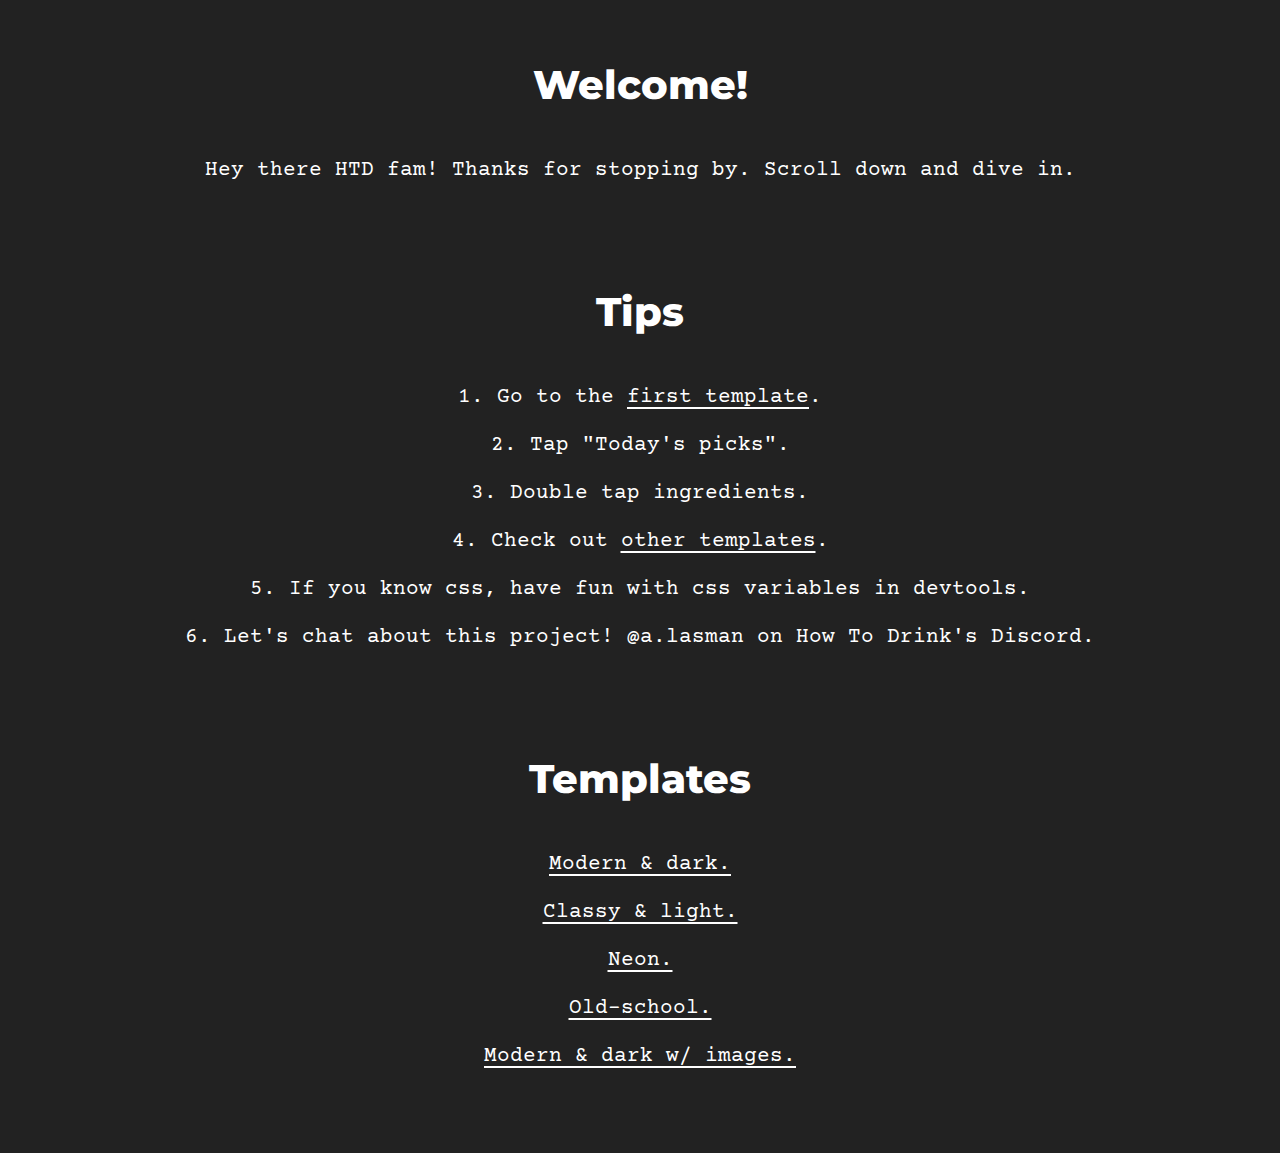
<file: index.html>
<!doctype html>

<html class="no-js" lang="en">
	<head>
		<meta charset="utf-8">
		<meta http-equiv="x-ua-compatible" content="ie=edge">
		<meta name="viewport" content="width=device-width, initial-scale=1">
    <link href="css/main.css" rel="stylesheet">
		<script defer src="js/main.js"></script>
		<script defer src="js/Tocca.min.js"></script>

		<link rel="icon" type="image/x-icon" href="favicon.ico">   

    <link rel="preconnect" href="https://fonts.googleapis.com">
    <link rel="preconnect" href="https://fonts.gstatic.com" crossorigin>
		<link href="https://fonts.googleapis.com/css2?family=Courier+Prime:ital@0;1&family=Montserrat:ital,wght@0,400;0,800;1,400&display=swap" rel="stylesheet">

		<title>Cocktail Menu</title>
		<meta name="theme-color" content="#222222">
		<meta name="description" content="Cocktail menu project. Get the code, tweak the settings, add recipies and you're good to go!">

    <style>
      
      /*   
          Change color settings here by changing hex codes. 
          Preview the changes by clicking on "html" in DevTools and going to ":root" in styles. 
          Replace hex-code with "0" to disable the setting (ex. to disable text-shadow-color). 
      */

      :root {
        --main-bg-color: #222;
        --main-text-color: #fff;

        --subdued-text-color: #7a7a7a;

        --text-shadow-color: 0px 10px 30px #000;
        --neon-sign-color: #c8851c;

        --heading-font: 'Montserrat', sans-serif;
        --body-font: 'Courier Prime', monospace;

        /* Quickly adjust font-size throughout the site */
        --base-font-size: 10px;

        /* Adjusts body font size */
        --body-font-size: 1.6rem;

        /* Some fonts have issues with line-height. Try different margin-bottoms */
        --heading-margin-bottom: 3rem;
      }
  
    </style>

	</head> 

	<body>

    <section>

      <h1 class="center text-shadow neon">
				Welcome!
			</h1>

      <ul class="template-navigation center body-enlarge">
        <li>
          <p>Hey there HTD fam! Thanks for stopping by. Scroll down and dive in.</p>
        </li> 
      </ul>

    </section>


    <section>

      <h1 class="center text-shadow neon">
				Tips
			</h1>

      <ul class="template-navigation center body-enlarge">
        <li>
          <p>1. Go to the <a href="modern-dark">first template</a>.</p>
        </li> 

        <li>
          <p>2. Tap "Today's picks".</p>
        </li> 

        <li>
          <p>3. Double tap ingredients.</p>
        </li> 

        <li>
          <p>4. Check out <a href="#templates">other templates</a>.</p>
        </li> 

        <li>
          <p>5. If you know css, have fun with css variables in devtools.</p>
        </li> 

        <li>
          <p>6. Let's chat about this project! @a.lasman on How To Drink's Discord.</p>
        </li> 
      </ul>

    </section>


		<section id="templates">

      <h1 class="center text-shadow neon">
				Templates
			</h1>

      <ul class="template-navigation center body-enlarge">
        <li>
          <a href="modern-dark">
            <p>Modern & dark.</p>
          </a>
        </li>

        <li>
          <a href="classy-white">
            <p>Classy & light.</p>
          </a>
        </li>

        <li>
          <a href="neon">
            <p>Neon.</p>
          </a>
        </li>

        <li>
          <a href="old-school">
            <p>Old-school.</p>
          </a>
        </li>

        <li>
          <a href="modern-dark-w-images">
            <p>Modern & dark w/ images.</p>
          </a>
        </li>
      </ul>

		</section>	

	</body> 
</html>
</file>
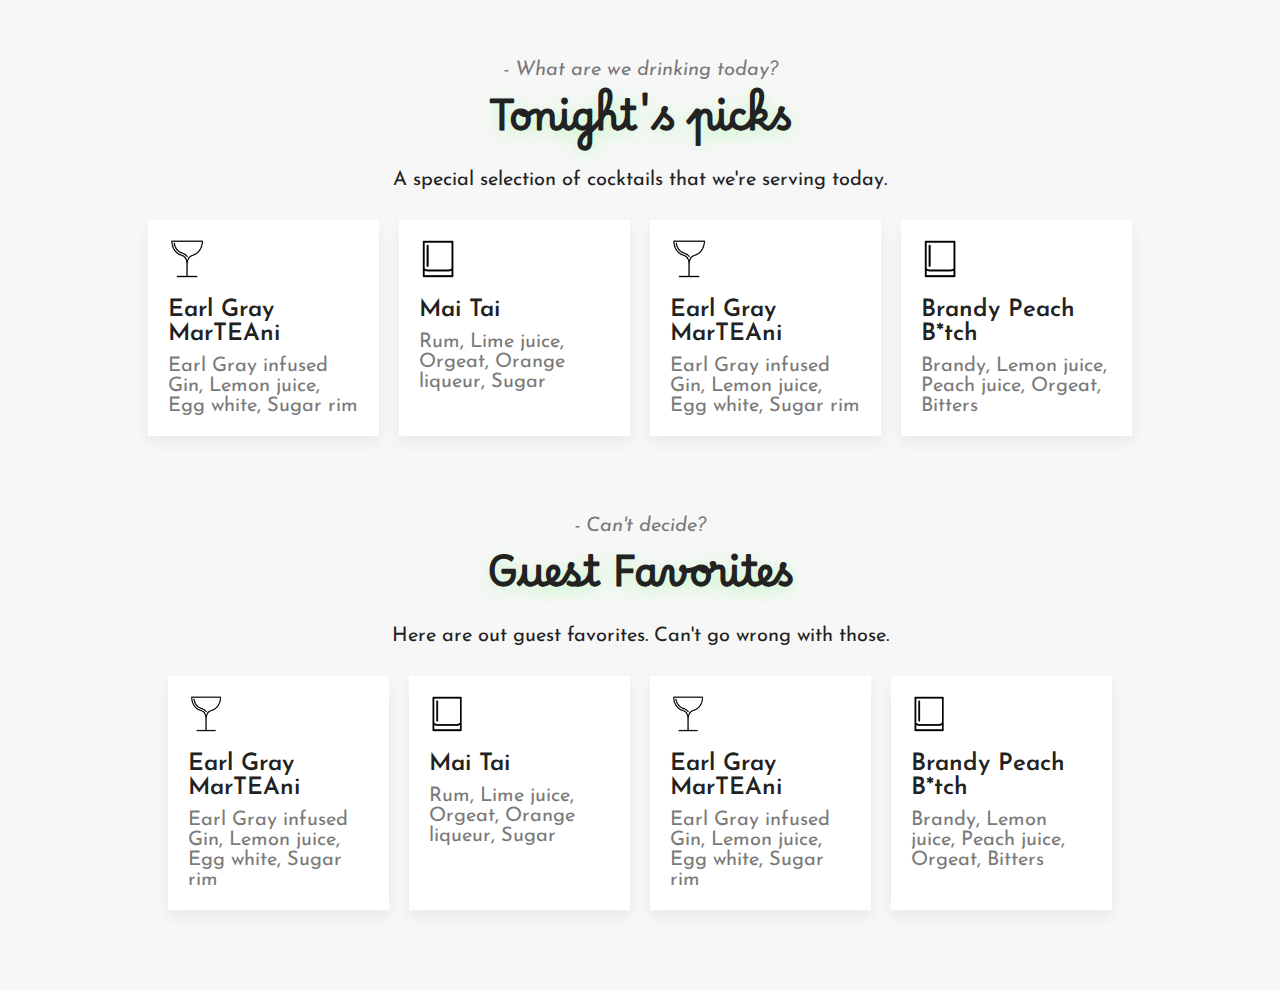
<file: [T] Classy-white.html>
<!doctype html>

<html class="no-js" lang="en">
	<head>
		<meta charset="utf-8">
		<meta http-equiv="x-ua-compatible" content="ie=edge">
		<meta name="viewport" content="width=device-width, initial-scale=1">
    <link href="css/main.css" rel="stylesheet">
		<script defer src="js/main.js"></script>
		<script defer src="js/Tocca.min.js"></script>

		<link rel="icon" type="image/x-icon" href="favicon.ico">   

    <!-- <link rel="preconnect" href="https://fonts.googleapis.com">
    <link rel="preconnect" href="https://fonts.gstatic.com" crossorigin>
		<link href="https://fonts.googleapis.com/css2?family=Courier+Prime:ital@0;1&family=Montserrat:ital,wght@0,400;0,800;1,400&display=swap" rel="stylesheet"> -->

    <link rel="preconnect" href="https://fonts.googleapis.com">
    <link rel="preconnect" href="https://fonts.gstatic.com" crossorigin>
    <link href="https://fonts.googleapis.com/css2?family=Borel&family=Josefin+Sans:ital,wght@0,300;0,600;1,300;1,600&display=swap" rel="stylesheet">

		<title>Cocktail Card</title>
		<meta name="theme-color" content="#222">
		<meta name="description" content="Cocktail card.">

    <style>
      
      /*   
          Change color settings here by changing hex codes. 
          Preview the changes by clicking on "html" in DevTools and going to ":root" in styles. 
          Replace hex-code with "0" to disable the setting (ex. to disable text-shadow-color). 
      */
  
      :root {        
        --main-bg-color: #f7f7f7;
        --main-text-color: #222;  

        --card-bg-color: #ffffff;
        /* --section-bg-color: #ffffff; */

        --subdued-text-color: #7a7a7a;

        --text-shadow: 0px 4px 17px #52ff544d;
        --neon-sign-color: #20eb6e;

        --heading-font: 'Borel', cursive;
        --body-font: 'Josefin Sans', sans-serif;

        /*----- Quickly adjust font-size throughout the site -----*/
        --base-font-size: 10px;
        
        /*----- Adjusts body font size -----*/
        --body-font-size: 2rem;

        /*----- Some fonts have issues with line-height. Try different margin-bottoms -----*/
        /* --heading-margin-bottom: 3rem; */
        /* --heading-margin-top: 2rem; */
        /* --heading-font-line-height: 1.4; */

        /* --section-border: 3px solid #222;  */

        --card-icon-width: 20%;
      }
      
  
    </style>
	</head> 

  <!-- 
    Class options: 
      bordered - adds a border around the section
  -->
	<body>
		<section class="menu-slider">
			<p class="subtitle center">- What are we drinking today?</p>

      <!-- 
        Class options: 
          center - centers text
          desktop-center - centers text on desktop only
          mobile-center - centers text on mobile only
          text-shadow - adds a text shadow
          neon - adds pulsating neon sign-like effect
          neon-on-tap - enable neon sign-like effect on double-tap
      -->
			<h1 class="center text-shadow neon-on-tap">
				Tonight's picks
			</h1>

			<p class="description desktop-center">A special selection of cocktails that we're serving today.</p>

      <!-- 
        Class options: 
          vertical - switches to stacked card layout
          icons - adjusts image sizes to fit icons
          card-shadow - adds shadow to cards
          invert - inverts image color
      -->
			<div class="slider-wrapper vertical icons card-shadow">
				<div class="card">
					<img src="img/coupe-glass.png" class="card__image">
					<p class="card__name">Earl Gray MarTEAni</p>
					<p class="card__recipe">Earl Gray infused Gin, Lemon juice, Egg white, Sugar rim</p>
					<p class="card__formula">
            1.5 oz Infused Gin 
            0.75 oz Lemon juice
            1 Egg white
            1 oz Simple
          </p>
				</div>

				<div class="card">
					<img src="img/old-fashioned-glass.png" class="card__image">
					<p class="card__name">Mai Tai</p>
					<p class="card__recipe">Rum, Lime juice, Orgeat, Orange liqueur, Sugar</p>
					<p class="card__formula">
            2 oz Rum 
            1 oz Lime juice
            0.75 oz Orgeat
            0.5 oz Curacao 
            0.25 oz Simple
          </p>
				</div>

        <div class="card">
					<img src="img/coupe-glass.png" class="card__image">
					<p class="card__name">Earl Gray MarTEAni</p>
					<p class="card__recipe">Earl Gray infused Gin, Lemon juice, Egg white, Sugar rim</p>
					<p class="card__formula">
            1.5 oz Infused Gin 
            0.75 oz Lemon juice
            1 Egg white
            1 oz Simple
          </p>
				</div>

				<div class="card">
					<img src="img/old-fashioned-glass.png" class="card__image">
					<p class="card__name">Brandy Peach B*tch</p>
					<p class="card__recipe">Brandy, Lemon juice, Peach juice, Orgeat, Bitters</p>
					<p class="card__formula">
            1.5 oz Brandy 
            2 oz Peach juice
            1 oz Lemon juice
            0.5 oz Orgeat
            0.5 oz Amaro di Angostura 
            0.25 oz Simple
          </p>
				</div>
			</div>
		</section>	

		

		<section class="menu-slider">
			<p class="subtitle center">- Can't decide?</p>

			<h1 class="center text-shadow neon-on-tap">
				Guest Favorites
			</h1>

			<p class="description desktop-center">Here are out guest favorites. Can't go wrong with those.</p>

			<!-- Add the class "vertical" to the div below to switch to a stacked layout. -->
			<div class="slider-wrapper icons card-shadow">
				<div class="card">
					<img src="img/coupe-glass.png" class="card__image">
					<p class="card__name">Earl Gray MarTEAni</p>
					<p class="card__recipe">Earl Gray infused Gin, Lemon juice, Egg white, Sugar rim</p>
					<p class="card__formula">
            1.5 oz Infused Gin 
            0.75 oz Lemon juice
            1 Egg white
            1 oz Simple
          </p>
				</div>

				<div class="card">
					<img src="img/old-fashioned-glass.png" class="card__image">
					<p class="card__name">Mai Tai</p>
					<p class="card__recipe">Rum, Lime juice, Orgeat, Orange liqueur, Sugar</p>
					<p class="card__formula">
            2 oz Rum 
            1 oz Lime juice
            0.75 oz Orgeat
            0.5 oz Curacao 
            0.25 oz Simple
          </p>
				</div>

        <div class="card">
					<img src="img/coupe-glass.png" class="card__image">
					<p class="card__name">Earl Gray MarTEAni</p>
					<p class="card__recipe">Earl Gray infused Gin, Lemon juice, Egg white, Sugar rim</p>
					<p class="card__formula">
            1.5 oz Infused Gin 
            0.75 oz Lemon juice
            1 Egg white
            1 oz Simple
          </p>
				</div>

				<div class="card">
					<img src="img/old-fashioned-glass.png" class="card__image">
					<p class="card__name">Brandy Peach B*tch</p>
					<p class="card__recipe">Brandy, Lemon juice, Peach juice, Orgeat, Bitters</p>
					<p class="card__formula">
            1.5 oz Brandy 
            2 oz Peach juice
            1 oz Lemon juice
            0.5 oz Orgeat
            0.5 oz Amaro di Angostura 
            0.25 oz Simple
          </p>
				</div>
			</div>
		</section>	

	</body> 
</html>
</file>
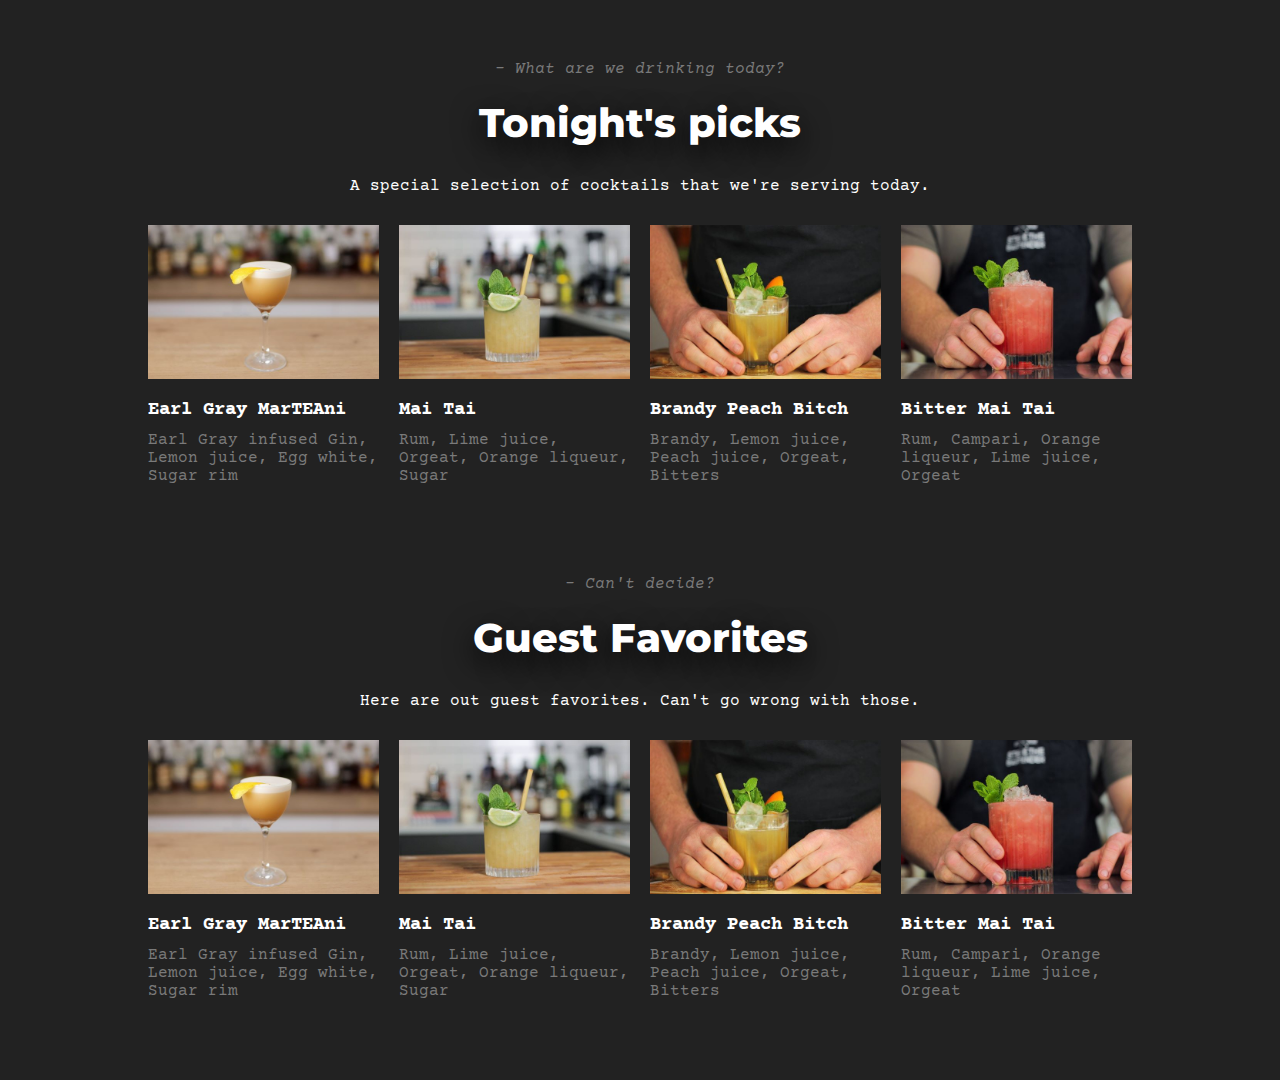
<file: [T] Modern-dark w images.html>
<!doctype html>

<html class="no-js" lang="en">
	<head>
		<meta charset="utf-8">
		<meta http-equiv="x-ua-compatible" content="ie=edge">
		<meta name="viewport" content="width=device-width, initial-scale=1">
    <link href="css/main.css" rel="stylesheet">
		<script defer src="js/main.js"></script>
		<script defer src="js/Tocca.min.js"></script>

		<link rel="icon" type="image/x-icon" href="favicon.ico">   

    <link rel="preconnect" href="https://fonts.googleapis.com">
    <link rel="preconnect" href="https://fonts.gstatic.com" crossorigin>
		<link href="https://fonts.googleapis.com/css2?family=Courier+Prime:ital@0;1&family=Montserrat:ital,wght@0,400;0,800;1,400&display=swap" rel="stylesheet">

		<title>Cocktail Card</title>
		<meta name="theme-color" content="#222">
		<meta name="description" content="Cocktail card.">

    <style>

      /*  

          Change color settings here by changing hex codes. 
          Preview the changes by clicking on "html" in DevTools and going to ":root" in styles. 
          Replace hex-code with "0" to disable the setting (ex. to disable text-shadow-color). 

      */

      :root {
        --main-bg-color: #222;
        --main-text-color: #fff;

        /* --card-bg-color: #373737; */ 
        /* --section-bg-color: #ffffff; */

        --subdued-text-color: #7a7a7a;

        --text-shadow: 0px 10px 30px #000;
        --neon-sign-color: #c8851c;

        --heading-font: 'Montserrat', sans-serif;
        --body-font: 'Courier Prime', monospace;

        /* Quickly adjust font-size throughout the site */
        --base-font-size: 10px;

        /* Adjusts body font size */
        --body-font-size: 1.6rem;

        /*----- Some fonts have issues with line-height. Try different margin-bottoms -----*/
        --heading-margin-bottom: 3rem;
        --heading-margin-top: 2rem;
        /* --heading-font-line-height: 1.4; */
      
        /* --section-border: 3px solid #222;  */

        --card-icon-width: 20%;    
      }

    </style>
	</head> 

	<body>
		<section class="menu-slider">
			<p class="subtitle center">- What are we drinking today?</p>

      <!-- 
        Class options: 
          center - centers text
          desktop-center - centers text on desktop only
          mobile-center - centers text on mobile only
          text-shadow - adds a text shadow
          neon - adds pulsating neon sign-like effect
          neon-on-tap - enable neon sign-like effect on double-tap
      -->
			<h1 class="center text-shadow neon-on-tap">
				Tonight's picks
			</h1>

			<p class="description desktop-center">A special selection of cocktails that we're serving today.</p>

      <!-- 
        Class options: 
          vertical - switches to stacked card layout
          icons - adjusts image sizes to fit icons
          card-shadow - adds shadow to cards
          invert - inverts image color
      -->
			<div class="slider-wrapper vertical">
				<div class="card">
					<img src="img/1.jpg" class="card__image">
					<p class="card__name">Earl Gray MarTEAni</p>
					<p class="card__recipe">Earl Gray infused Gin, Lemon juice, Egg white, Sugar rim</p>
					<p class="card__formula">
            1.5 oz Infused Gin 
            0.75 oz Lemon juice
            1 Egg white
            1 oz Simple
          </p>
				</div>

				<div class="card">
					<img src="img/2.jpg" class="card__image">
					<p class="card__name">Mai Tai</p>
					<p class="card__recipe">Rum, Lime juice, Orgeat, Orange liqueur, Sugar</p>
					<p class="card__formula">
            2 oz Rum 
            1 oz Lime juice
            0.75 oz Orgeat
            0.5 oz Curacao 
            0.25 oz Simple
          </p>
				</div>

				<div class="card">
					<img src="img/3.jpg" class="card__image">
					<p class="card__name">Brandy Peach Bitch</p>
					<p class="card__recipe">Brandy, Lemon juice, Peach juice, Orgeat, Bitters</p>
					<p class="card__formula">
            1.5 oz Brandy 
            2 oz Peach juice
            1 oz Lemon juice
            0.5 oz Orgeat
            0.5 oz Amaro di Angostura 
            0.25 oz Simple
          </p>
				</div>

				<div class="card">
					<img src="img/4.jpg" class="card__image">
					<p class="card__name">Bitter Mai Tai</p>
					<p class="card__recipe">Rum, Campari, Orange liqueur, Lime juice, Orgeat</p>
          <p class="card__formula">
            1.75 oz Campari
            0.75 oz Jamaican Rum
            0.5 oz Curacao
            1 oz Lime Juice
            0.75 oz Orgeat
          </p>
				</div>
			</div>
		</section>	

		

		<section class="menu-slider">
			<p class="subtitle center">- Can't decide?</p>

			<h1 class="center text-shadow neon-on-tap">
				Guest Favorites
			</h1>

			<p class="description desktop-center">Here are out guest favorites. Can't go wrong with those.</p>

			<!-- Add the class "vertical" to the div below to switch to a stacked layout. -->
			<div class="slider-wrapper">
				<div class="card">
					<img src="img/1.jpg" class="card__image">
					<p class="card__name">Earl Gray MarTEAni</p>
					<p class="card__recipe">Earl Gray infused Gin, Lemon juice, Egg white, Sugar rim</p>
					<p class="card__formula">
            1.5 oz Infused Gin 
            0.75 oz Lemon juice
            1 Egg white
            1 oz Simple
          </p>
				</div>

				<div class="card">
					<img src="img/2.jpg" class="card__image">
					<p class="card__name">Mai Tai</p>
					<p class="card__recipe">Rum, Lime juice, Orgeat, Orange liqueur, Sugar</p>
					<p class="card__formula">
            2 oz Rum 
            1 oz Lime juice
            0.75 oz Orgeat
            0.5 oz Curacao 
            0.25 oz Simple
          </p>
				</div>

				<div class="card">
					<img src="img/3.jpg" class="card__image">
					<p class="card__name">Brandy Peach Bitch</p>
					<p class="card__recipe">Brandy, Lemon juice, Peach juice, Orgeat, Bitters</p>
					<p class="card__formula">
            1.5 oz Brandy 
            2 oz Peach juice
            1 oz Lemon juice
            0.5 oz Orgeat
            0.5 oz Amaro di Angostura 
            0.25 oz Simple
          </p>
				</div>

				<div class="card">
					<img src="img/4.jpg" class="card__image">
					<p class="card__name">Bitter Mai Tai</p>
					<p class="card__recipe">Rum, Campari, Orange liqueur, Lime juice, Orgeat</p>
          <p class="card__formula">
            1.75 oz Campari
            0.75 oz Jamaican Rum
            0.5 oz Curacao
            1 oz Lime Juice
            0.75 oz Orgeat
          </p>
          </p>
				</div>
			</div>
		</section>	

	</body> 
</html>
</file>
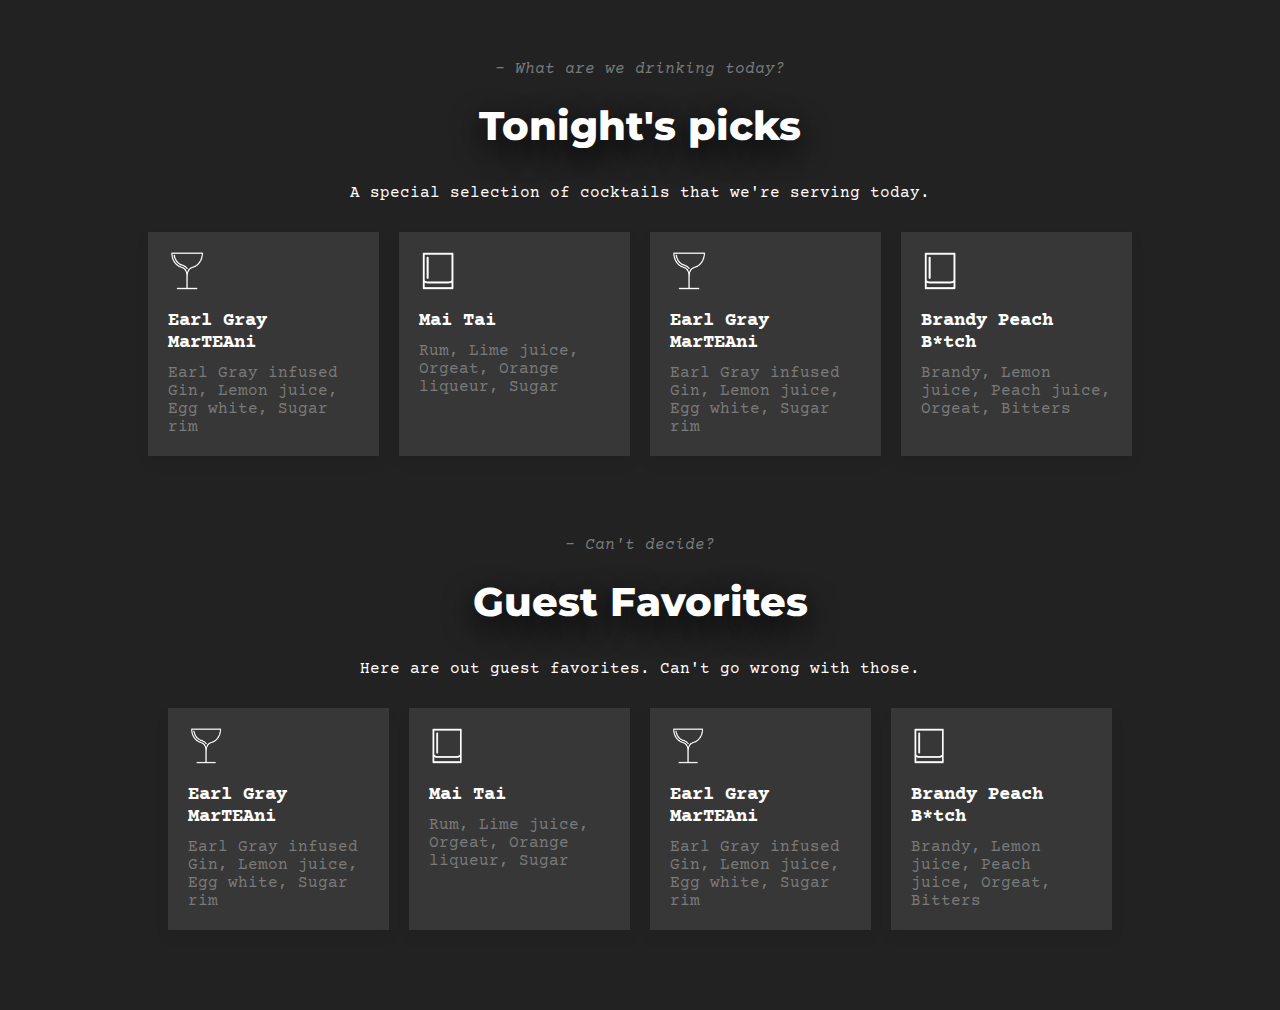
<file: [T] Modern-dark.html>
<!doctype html>

<html class="no-js" lang="en">
	<head>
		<meta charset="utf-8">
		<meta http-equiv="x-ua-compatible" content="ie=edge">
		<meta name="viewport" content="width=device-width, initial-scale=1">
    <link href="css/main.css" rel="stylesheet">
		<script defer src="js/main.js"></script>
		<script defer src="js/Tocca.min.js"></script>

		<link rel="icon" type="image/x-icon" href="favicon.ico">   

    <link rel="preconnect" href="https://fonts.googleapis.com">
    <link rel="preconnect" href="https://fonts.gstatic.com" crossorigin>
		<link href="https://fonts.googleapis.com/css2?family=Courier+Prime:ital@0;1&family=Montserrat:ital,wght@0,400;0,800;1,400&display=swap" rel="stylesheet">

		<title>Cocktail Card</title>
		<meta name="theme-color" content="#222">
		<meta name="description" content="Cocktail card.">

    <style>

      /*  

          Change color settings here by changing hex codes. 
          Preview the changes by clicking on "html" in DevTools and going to ":root" in styles. 
          Replace hex-code with "0" to disable the setting (ex. to disable text-shadow-color). 

      */

      :root {
        --main-bg-color: #222;
        --main-text-color: #fff;

        --card-bg-color: #373737;
        /* --section-bg-color: #ffffff; */

        --subdued-text-color: #7a7a7a;

        --text-shadow: 0px 10px 30px #000;
        --neon-sign-color: #c8851c;

        --heading-font: 'Montserrat', sans-serif;
        --body-font: 'Courier Prime', monospace;

        /*----- Quickly adjust font-size throughout the site -----*/
        --base-font-size: 10px;

        /*----- Adjusts body font size -----*/
        --body-font-size: 1.6rem;

        /*----- Some fonts have issues with line-height. Try different margin-bottoms -----*/
        --heading-margin-bottom: 3rem;
        --heading-margin-top: 2rem;
        --heading-font-line-height: 1.4;

        /* --section-border: 3px solid #222; */

        --card-icon-width: 20%;   
      }

    </style>
	</head> 

	<body>
		<section class="menu-slider">
			<p class="subtitle center">- What are we drinking today?</p>

      <!-- 
        Class options: 
          center - centers text
          desktop-center - centers text on desktop only
          mobile-center - centers text on mobile only
          text-shadow - adds a text shadow
          neon - adds pulsating neon sign-like effect
          neon-on-tap - enable neon sign-like effect on double-tap
      -->
			<h1 class="center text-shadow neon-on-tap">
				Tonight's picks
			</h1>

			<p class="description desktop-center">A special selection of cocktails that we're serving today.</p>

      <!-- 
        Class options: 
          vertical - switches to stacked card layout
          icons - adjusts image sizes to fit icons
          card-shadow - adds shadow to cards
          invert - inverts image color
      -->
			<div class="slider-wrapper vertical icons invert card-shadow">
				<div class="card">
					<img src="img/coupe-glass.png" class="card__image">
					<p class="card__name">Earl Gray MarTEAni</p>
					<p class="card__recipe">Earl Gray infused Gin, Lemon juice, Egg white, Sugar rim</p>
					<p class="card__formula">
            1.5 oz Infused Gin 
            0.75 oz Lemon juice
            1 Egg white
            1 oz Simple
          </p>
				</div>

				<div class="card">
					<img src="img/old-fashioned-glass.png" class="card__image">
					<p class="card__name">Mai Tai</p>
					<p class="card__recipe">Rum, Lime juice, Orgeat, Orange liqueur, Sugar</p>
					<p class="card__formula">
            2 oz Rum 
            1 oz Lime juice
            0.75 oz Orgeat
            0.5 oz Curacao 
            0.25 oz Simple
          </p>
				</div>

        <div class="card">
					<img src="img/coupe-glass.png" class="card__image">
					<p class="card__name">Earl Gray MarTEAni</p>
					<p class="card__recipe">Earl Gray infused Gin, Lemon juice, Egg white, Sugar rim</p>
					<p class="card__formula">
            1.5 oz Infused Gin 
            0.75 oz Lemon juice
            1 Egg white
            1 oz Simple
          </p>
				</div>

				<div class="card">
					<img src="img/old-fashioned-glass.png" class="card__image">
					<p class="card__name">Brandy Peach B*tch</p>
					<p class="card__recipe">Brandy, Lemon juice, Peach juice, Orgeat, Bitters</p>
					<p class="card__formula">
            1.5 oz Brandy 
            2 oz Peach juice
            1 oz Lemon juice
            0.5 oz Orgeat
            0.5 oz Amaro di Angostura 
            0.25 oz Simple
          </p>
				</div>
			</div>
		</section>	

		

		<section class="menu-slider">
			<p class="subtitle center">- Can't decide?</p>

			<h1 class="center text-shadow neon-on-tap">
				Guest Favorites
			</h1>

			<p class="description desktop-center">Here are out guest favorites. Can't go wrong with those.</p>

			<!-- Add the class "vertical" to the div below to switch to a stacked layout. -->
			<div class="slider-wrapper icons invert card-shadow">
				<div class="card">
					<img src="img/coupe-glass.png" class="card__image">
					<p class="card__name">Earl Gray MarTEAni</p>
					<p class="card__recipe">Earl Gray infused Gin, Lemon juice, Egg white, Sugar rim</p>
					<p class="card__formula">
            1.5 oz Infused Gin 
            0.75 oz Lemon juice
            1 Egg white
            1 oz Simple
          </p>
				</div>

				<div class="card">
					<img src="img/old-fashioned-glass.png" class="card__image">
					<p class="card__name">Mai Tai</p>
					<p class="card__recipe">Rum, Lime juice, Orgeat, Orange liqueur, Sugar</p>
					<p class="card__formula">
            2 oz Rum 
            1 oz Lime juice
            0.75 oz Orgeat
            0.5 oz Curacao 
            0.25 oz Simple
          </p>
				</div>

        <div class="card">
					<img src="img/coupe-glass.png" class="card__image">
					<p class="card__name">Earl Gray MarTEAni</p>
					<p class="card__recipe">Earl Gray infused Gin, Lemon juice, Egg white, Sugar rim</p>
					<p class="card__formula">
            1.5 oz Infused Gin 
            0.75 oz Lemon juice
            1 Egg white
            1 oz Simple
          </p>
				</div>

				<div class="card">
					<img src="img/old-fashioned-glass.png" class="card__image">
					<p class="card__name">Brandy Peach B*tch</p>
					<p class="card__recipe">Brandy, Lemon juice, Peach juice, Orgeat, Bitters</p>
					<p class="card__formula">
            1.5 oz Brandy 
            2 oz Peach juice
            1 oz Lemon juice
            0.5 oz Orgeat
            0.5 oz Amaro di Angostura 
            0.25 oz Simple
          </p>
				</div>
			</div>
		</section>	

	</body> 
</html>
</file>
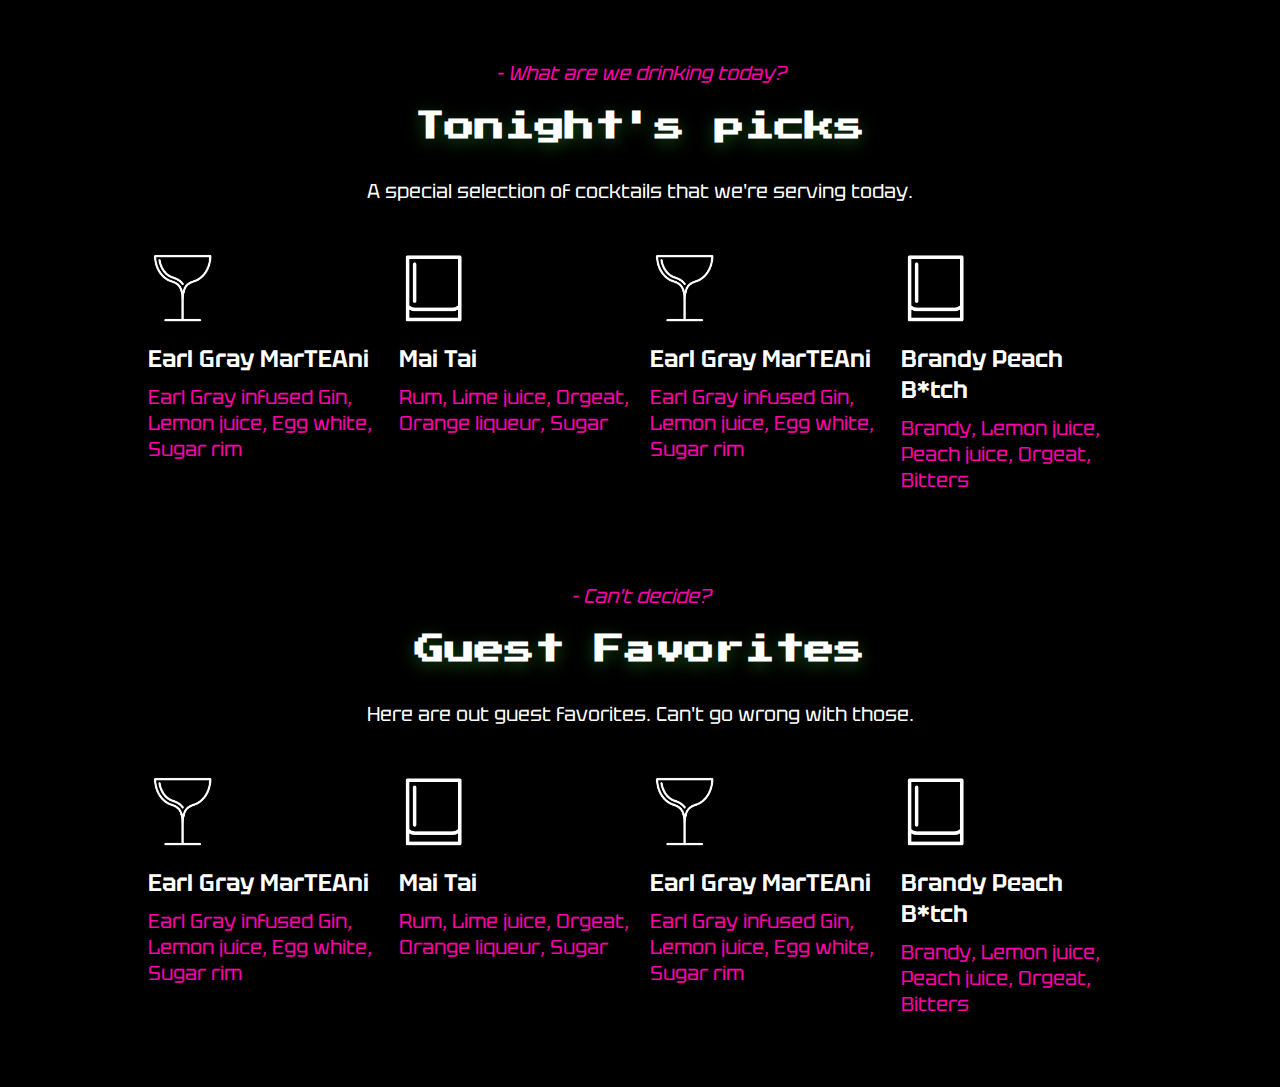
<file: [T] Neon.html>
<!doctype html>

<html class="no-js" lang="en">
	<head>
		<meta charset="utf-8">
		<meta http-equiv="x-ua-compatible" content="ie=edge">
		<meta name="viewport" content="width=device-width, initial-scale=1">
    <link href="css/main.css" rel="stylesheet">
		<script defer src="js/main.js"></script>
		<script defer src="js/Tocca.min.js"></script>

		<link rel="icon" type="image/x-icon" href="favicon.ico">   

    <!-- <link rel="preconnect" href="https://fonts.googleapis.com">
    <link rel="preconnect" href="https://fonts.gstatic.com" crossorigin>
		<link href="https://fonts.googleapis.com/css2?family=Courier+Prime:ital@0;1&family=Montserrat:ital,wght@0,400;0,800;1,400&display=swap" rel="stylesheet"> -->

    <link rel="preconnect" href="https://fonts.googleapis.com">
    <link rel="preconnect" href="https://fonts.gstatic.com" crossorigin>
    <link href="https://fonts.googleapis.com/css2?family=Press+Start+2P&family=Tektur:wght@400;800&display=swap" rel="stylesheet">

		<title>Cocktail Card</title>
		<meta name="theme-color" content="var(--main-bg-color)">
		<meta name="description" content="Cocktail card.">

    <style>
      
      /*   
          Change color settings here by changing hex codes. 
          Preview the changes by clicking on "html" in DevTools and going to ":root" in styles. 
          Replace hex-code with "0" to disable the setting (ex. to disable text-shadow-color). 
      */
  
      :root {
        --main-bg-color: #000000;
        --main-text-color: #fff;
  
        /* --card-bg-color: #ffffff;*/
        /* --section-bg-color: #ffffff; */

        --subdued-text-color: #ff00aa;
  
        --text-shadow: 0px 4px 17px #52ff544d;
        --neon-sign-color: #ff00aa;

        --heading-font: 'Press Start 2P', cursive;
        --body-font: 'Tektur', cursive;

        /* Quickly adjust font-size throughout the site */
        --base-font-size: 10px;

        /* Adjusts body font size */
        --body-font-size: 2rem;

        /*----- Some fonts have issues with line-height. Try different margin-bottoms -----*/
        --heading-margin-bottom: 3rem;
        --heading-margin-top: 2rem;
        --heading-font-line-height: 1.4;

        /* --section-border: 3px solid #222;  */

        --card-icon-width: 30%;     
      }
  
    </style>
	</head> 

	<body>
		<section class="menu-slider">
			<p class="subtitle center">- What are we drinking today?</p>

      <!-- 
        Class options: 
          center - centers text
          desktop-center - centers text on desktop only
          mobile-center - centers text on mobile only
          text-shadow - adds a text shadow
          neon - adds pulsating neon sign-like effect
          neon-on-tap - enable neon sign-like effect on double-tap
      -->
			<h2 class="center text-shadow neon-on-load">
				Tonight's picks
			</h2>

			<p class="description center">A special selection of cocktails that we're serving today.</p>

      <!-- 
        Class options: 
          vertical - switches to stacked card layout
          icons - adjusts image sizes to fit icons
          card-shadow - adds shadow to cards
          invert - inverts image color
      -->
			<div class="slider-wrapper vertical icons invert mobile-center">
				<div class="card">
					<img src="img/coupe-glass.png" class="card__image">
					<p class="card__name">Earl Gray MarTEAni</p>
					<p class="card__recipe">Earl Gray infused Gin, Lemon juice, Egg white, Sugar rim</p>
					<p class="card__formula">
            1.5 oz Infused Gin 
            0.75 oz Lemon juice
            1 Egg white
            1 oz Simple
          </p>
				</div>

				<div class="card">
					<img src="img/old-fashioned-glass.png" class="card__image">
					<p class="card__name">Mai Tai</p>
					<p class="card__recipe">Rum, Lime juice, Orgeat, Orange liqueur, Sugar</p>
					<p class="card__formula">
            2 oz Rum 
            1 oz Lime juice
            0.75 oz Orgeat
            0.5 oz Curacao 
            0.25 oz Simple
          </p>
				</div>

        <div class="card">
					<img src="img/coupe-glass.png" class="card__image">
					<p class="card__name">Earl Gray MarTEAni</p>
					<p class="card__recipe">Earl Gray infused Gin, Lemon juice, Egg white, Sugar rim</p>
					<p class="card__formula">
            1.5 oz Infused Gin 
            0.75 oz Lemon juice
            1 Egg white
            1 oz Simple
          </p>
				</div>

				<div class="card">
					<img src="img/old-fashioned-glass.png" class="card__image">
					<p class="card__name">Brandy Peach B*tch</p>
					<p class="card__recipe">Brandy, Lemon juice, Peach juice, Orgeat, Bitters</p>
					<p class="card__formula">
            1.5 oz Brandy 
            2 oz Peach juice
            1 oz Lemon juice
            0.5 oz Orgeat
            0.5 oz Amaro di Angostura 
            0.25 oz Simple
          </p>
				</div>
			</div>
		</section>	

		

		<section class="menu-slider">
			<p class="subtitle center">- Can't decide?</p>

			<h2 class="center text-shadow neon-on-load neon-on-tap">
				Guest Favorites
			</h2>

			<p class="description center">Here are out guest favorites. Can't go wrong with those.</p>

			<!-- Add the class "vertical" to the div below to switch to a stacked layout. -->
			<div class="slider-wrapper icons invert">
				<div class="card">
					<img src="img/coupe-glass.png" class="card__image">
					<p class="card__name">Earl Gray MarTEAni</p>
					<p class="card__recipe">Earl Gray infused Gin, Lemon juice, Egg white, Sugar rim</p>
					<p class="card__formula">
            1.5 oz Infused Gin 
            0.75 oz Lemon juice
            1 Egg white
            1 oz Simple
          </p>
				</div>

				<div class="card">
					<img src="img/old-fashioned-glass.png" class="card__image">
					<p class="card__name">Mai Tai</p>
					<p class="card__recipe">Rum, Lime juice, Orgeat, Orange liqueur, Sugar</p>
					<p class="card__formula">
            2 oz Rum 
            1 oz Lime juice
            0.75 oz Orgeat
            0.5 oz Curacao 
            0.25 oz Simple
          </p>
				</div>

        <div class="card">
					<img src="img/coupe-glass.png" class="card__image">
					<p class="card__name">Earl Gray MarTEAni</p>
					<p class="card__recipe">Earl Gray infused Gin, Lemon juice, Egg white, Sugar rim</p>
					<p class="card__formula">
            1.5 oz Infused Gin 
            0.75 oz Lemon juice
            1 Egg white
            1 oz Simple
          </p>
				</div>

				<div class="card">
					<img src="img/old-fashioned-glass.png" class="card__image">
					<p class="card__name">Brandy Peach B*tch</p>
					<p class="card__recipe">Brandy, Lemon juice, Peach juice, Orgeat, Bitters</p>
					<p class="card__formula">
            1.5 oz Brandy 
            2 oz Peach juice
            1 oz Lemon juice
            0.5 oz Orgeat
            0.5 oz Amaro di Angostura 
            0.25 oz Simple
          </p>
				</div>
			</div>
		</section>	

	</body> 
</html>
</file>
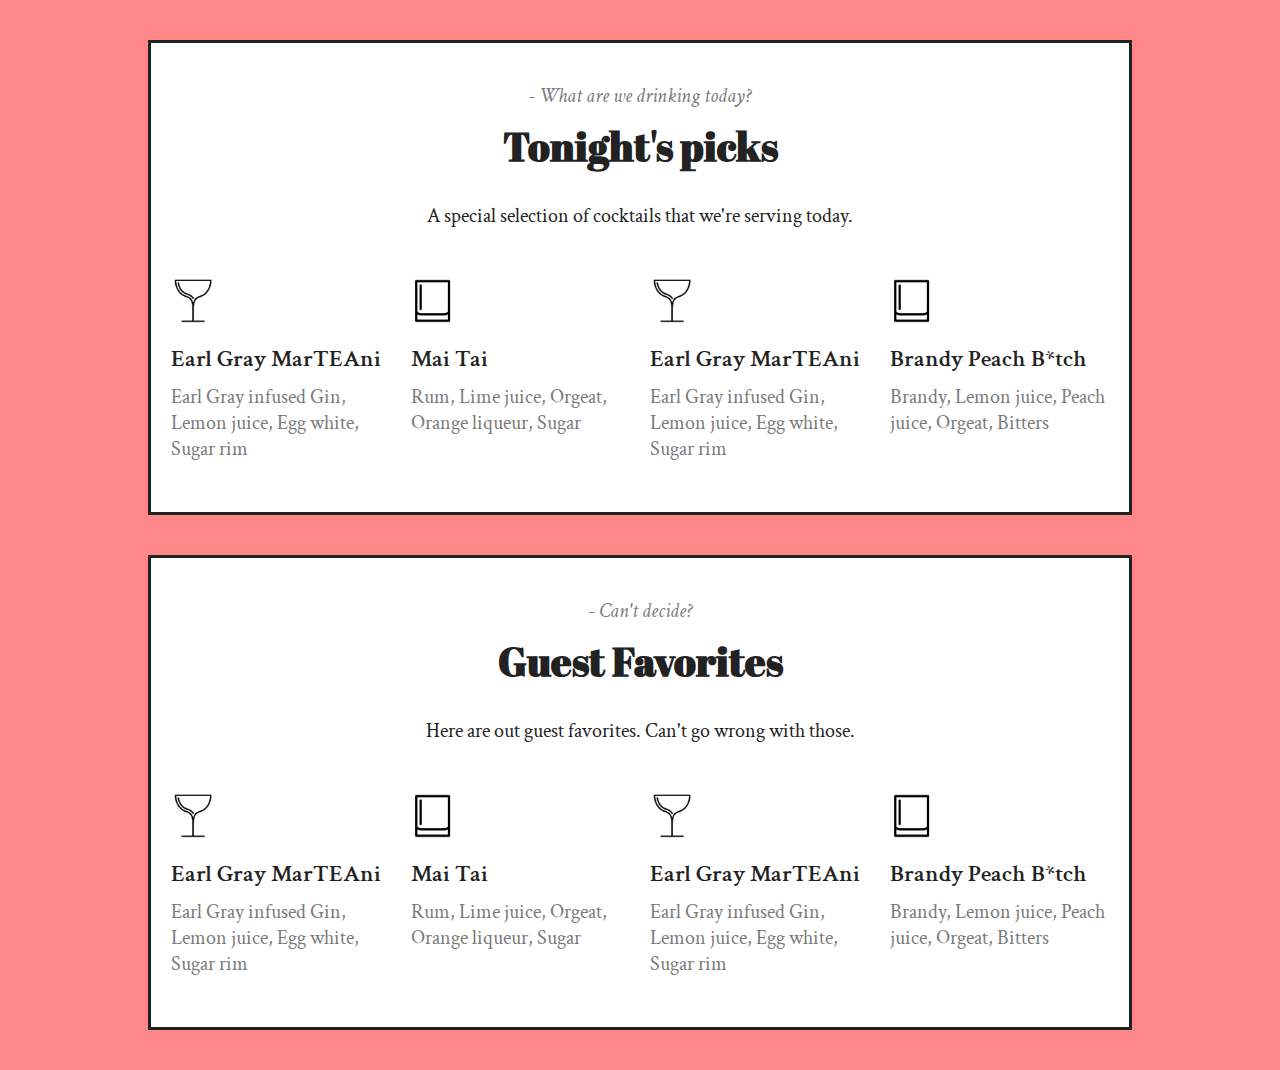
<file: [T] Old-school.html>
<!doctype html>

<html class="no-js" lang="en">
	<head>
		<meta charset="utf-8">
		<meta http-equiv="x-ua-compatible" content="ie=edge">
		<meta name="viewport" content="width=device-width, initial-scale=1">
    <link href="css/main.css" rel="stylesheet">
		<script defer src="js/main.js"></script>
		<script defer src="js/Tocca.min.js"></script>

		<link rel="icon" type="image/x-icon" href="favicon.ico">   

    <link rel="preconnect" href="https://fonts.googleapis.com">
    <link rel="preconnect" href="https://fonts.gstatic.com" crossorigin>
    <link href="https://fonts.googleapis.com/css2?family=Abril+Fatface&family=Crimson+Text:ital,wght@0,400;0,600;1,400&display=swap" rel="stylesheet">

		<title>Cocktail Card</title>
		<meta name="theme-color" content="#222">
		<meta name="description" content="Cocktail card.">

    <style>

      /*  

          Change color settings here by changing hex codes. 
          Preview the changes by clicking on "html" in DevTools and going to ":root" in styles. 
          Replace hex-code with "0" to disable the setting (ex. to disable text-shadow-color). 

      */

      :root {
        --main-bg-color: #ff8787;
        --main-text-color: #222;  

        --card-bg-color: #ffffff;
        --section-bg-color: #ffffff;

        --subdued-text-color: #7a7a7a;

        --text-shadow: 0px 10px 30px #000;
        --neon-sign-color: #c8851c;

        --heading-font: 'Abril Fatface', cursive;
        --body-font: 'Crimson Text', serif;

        /*----- Quickly adjust font-size throughout the site -----*/
        --base-font-size: 10px;
        
        /*----- Adjusts body font size -----*/
        --body-font-size: 2rem;

        /*----- Some fonts have issues with line-height. Try different margin-bottoms -----*/
        --heading-margin-bottom: 3rem;
        /* --heading-margin-top: 2rem; */
        /* --heading-font-line-height: 1.4; */

        --section-border: 3px solid #222; 

        --card-icon-width: 20%;
      }

    </style>
	</head> 

  <!-- 
    Class options: 
      bordered - adds a border around the section
  -->
	<body class="bordered">
		<section class="menu-slider">
			<p class="subtitle center">- What are we drinking today?</p>

      <!-- 
        Class options: 
          center - centers text
          desktop-center - centers text on desktop only
          mobile-center - centers text on mobile only
          text-shadow - adds a text shadow
          neon - adds pulsating neon sign-like effect
          neon-on-tap - enable neon sign-like effect on double-tap
      -->
			<h1 class="center">
				Tonight's picks
			</h1>

			<p class="description center">A special selection of cocktails that we're serving today.</p>

      <!-- 
        Class options: 
          vertical - switches to stacked card layout
          icons - adjusts image sizes to fit icons
          card-shadow - adds shadow to cards
          invert - inverts image color
      -->
			<div class="slider-wrapper icons vertical mobile-center">
				<div class="card">
					<img src="img/coupe-glass.png" class="card__image">
					<p class="card__name">Earl Gray MarTEAni</p>
					<p class="card__recipe">Earl Gray infused Gin, Lemon juice, Egg white, Sugar rim</p>
					<p class="card__formula">
            1.5 oz Infused Gin 
            0.75 oz Lemon juice
            1 Egg white
            1 oz Simple
          </p>
				</div>

				<div class="card">
					<img src="img/old-fashioned-glass.png" class="card__image">
					<p class="card__name">Mai Tai</p>
					<p class="card__recipe">Rum, Lime juice, Orgeat, Orange liqueur, Sugar</p>
					<p class="card__formula">
            2 oz Rum 
            1 oz Lime juice
            0.75 oz Orgeat
            0.5 oz Curacao 
            0.25 oz Simple
          </p>
				</div>

        <div class="card">
					<img src="img/coupe-glass.png" class="card__image">
					<p class="card__name">Earl Gray MarTEAni</p>
					<p class="card__recipe">Earl Gray infused Gin, Lemon juice, Egg white, Sugar rim</p>
					<p class="card__formula">
            1.5 oz Infused Gin 
            0.75 oz Lemon juice
            1 Egg white
            1 oz Simple
          </p>
				</div>

				<div class="card">
					<img src="img/old-fashioned-glass.png" class="card__image">
					<p class="card__name">Brandy Peach B*tch</p>
					<p class="card__recipe">Brandy, Lemon juice, Peach juice, Orgeat, Bitters</p>
					<p class="card__formula">
            1.5 oz Brandy 
            2 oz Peach juice
            1 oz Lemon juice
            0.5 oz Orgeat
            0.5 oz Amaro di Angostura 
            0.25 oz Simple
          </p>
				</div>
			</div>
		</section>	

		

		<section class="menu-slider">
			<p class="subtitle center">- Can't decide?</p>

			<h1 class="center">
				Guest Favorites
			</h1>

			<p class="description center">Here are out guest favorites. Can't go wrong with those.</p>

			<!-- Add the class "vertical" to the div below to switch to a stacked layout. -->
			<div class="slider-wrapper icons vertical mobile-center">
        <div class="card">
					<img src="img/coupe-glass.png" class="card__image">
					<p class="card__name">Earl Gray MarTEAni</p>
					<p class="card__recipe">Earl Gray infused Gin, Lemon juice, Egg white, Sugar rim</p>
					<p class="card__formula">
            1.5 oz Infused Gin 
            0.75 oz Lemon juice
            1 Egg white
            1 oz Simple
          </p>
				</div>

				<div class="card">
					<img src="img/old-fashioned-glass.png" class="card__image">
					<p class="card__name">Mai Tai</p>
					<p class="card__recipe">Rum, Lime juice, Orgeat, Orange liqueur, Sugar</p>
					<p class="card__formula">
            2 oz Rum 
            1 oz Lime juice
            0.75 oz Orgeat
            0.5 oz Curacao 
            0.25 oz Simple
          </p>
				</div>

        <div class="card">
					<img src="img/coupe-glass.png" class="card__image">
					<p class="card__name">Earl Gray MarTEAni</p>
					<p class="card__recipe">Earl Gray infused Gin, Lemon juice, Egg white, Sugar rim</p>
					<p class="card__formula">
            1.5 oz Infused Gin 
            0.75 oz Lemon juice
            1 Egg white
            1 oz Simple
          </p>
				</div>

				<div class="card">
					<img src="img/old-fashioned-glass.png" class="card__image">
					<p class="card__name">Brandy Peach B*tch</p>
					<p class="card__recipe">Brandy, Lemon juice, Peach juice, Orgeat, Bitters</p>
					<p class="card__formula">
            1.5 oz Brandy 
            2 oz Peach juice
            1 oz Lemon juice
            0.5 oz Orgeat
            0.5 oz Amaro di Angostura 
            0.25 oz Simple
          </p>
				</div>
			</div>
		</section>	

	</body> 
</html>
</file>
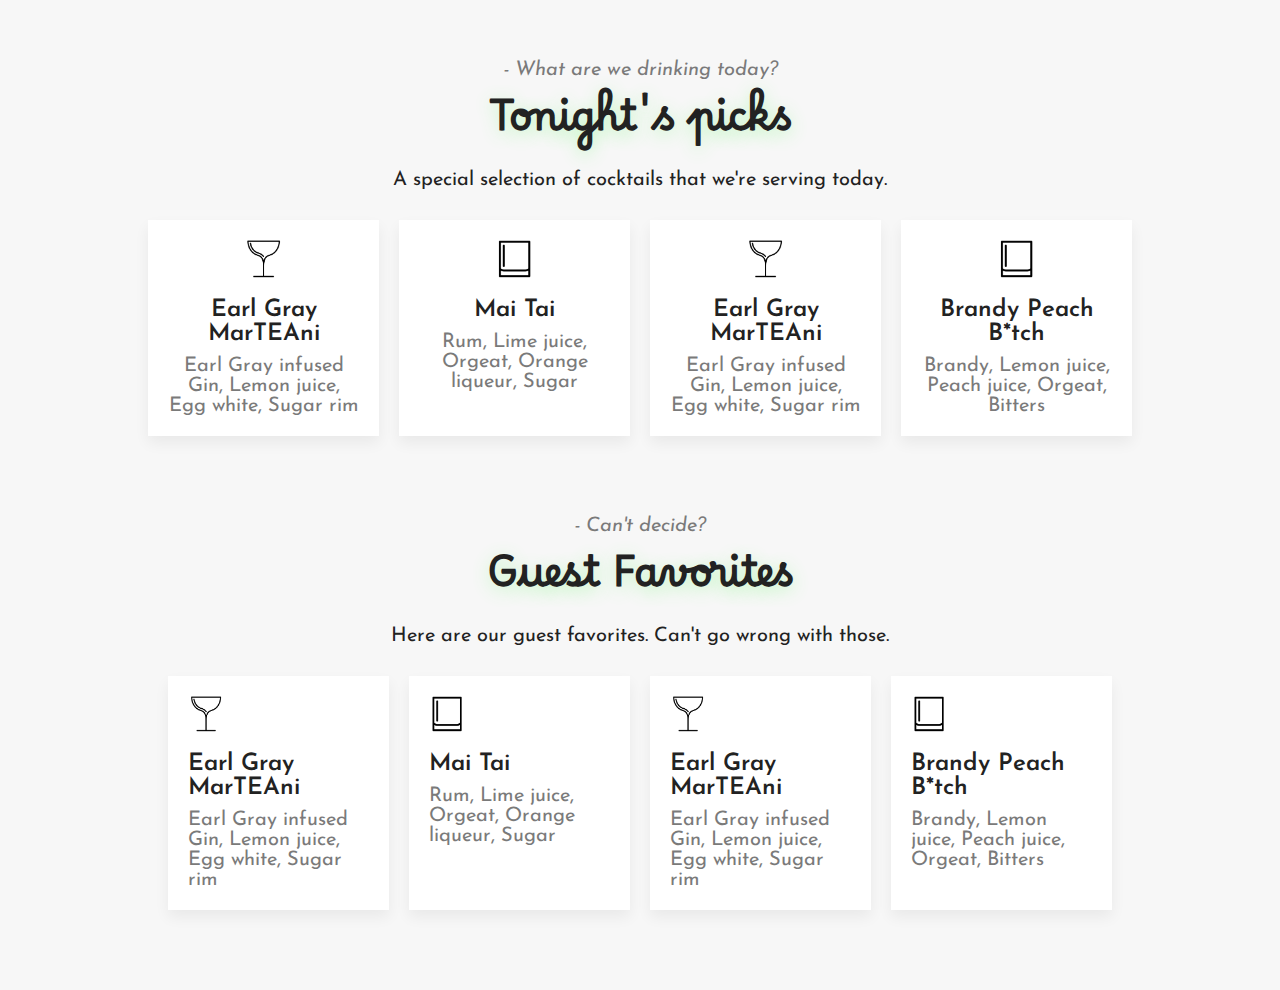
<file: classy-white.html>
<!doctype html>

<html class="no-js" lang="en">
	<head>
		<meta charset="utf-8">
		<meta http-equiv="x-ua-compatible" content="ie=edge">
		<meta name="viewport" content="width=device-width, initial-scale=1">
    <link href="css/main.css" rel="stylesheet">
		<script defer src="js/main.js"></script>
		<script defer src="js/Tocca.min.js"></script>

		<link rel="icon" type="image/x-icon" href="favicon.ico">   

    <!-- <link rel="preconnect" href="https://fonts.googleapis.com">
    <link rel="preconnect" href="https://fonts.gstatic.com" crossorigin>
		<link href="https://fonts.googleapis.com/css2?family=Courier+Prime:ital@0;1&family=Montserrat:ital,wght@0,400;0,800;1,400&display=swap" rel="stylesheet"> -->

    <link rel="preconnect" href="https://fonts.googleapis.com">
    <link rel="preconnect" href="https://fonts.gstatic.com" crossorigin>
    <link href="https://fonts.googleapis.com/css2?family=Borel&family=Josefin+Sans:ital,wght@0,300;0,600;1,300;1,600&display=swap" rel="stylesheet">

		<title>Cocktail Menu</title>
		<meta name="theme-color" content="#f7f7f7">
		<meta name="description" content="Cocktail menu project. Get the code, tweak the settings, add recipies and you're good to go!">

    <style>
      
      /*   
          Change color settings here by changing hex codes. 
          Preview the changes by clicking on "html" in DevTools and going to ":root" in styles. 
          Replace hex-code with "0" to disable the setting (ex. to disable text-shadow-color). 
      */
  
      :root {        
        --main-bg-color: #f7f7f7;
        --main-text-color: #222;  

        --card-bg-color: #ffffff;
        /* --section-bg-color: #ffffff; */

        --subdued-text-color: #7a7a7a;

        --text-shadow: 0px 4px 17px #52ff544d;
        --neon-sign-color: #20eb6e;

        --heading-font: 'Borel', cursive;
        --body-font: 'Josefin Sans', sans-serif;

        /*----- Quickly adjust font-size throughout the site -----*/
        --base-font-size: 10px;
        
        /*----- Adjusts body font size -----*/
        --body-font-size: 2rem;

        /*----- Some fonts have issues with line-height. Try different margin-bottoms -----*/
        /* --heading-margin-bottom: 3rem; */
        /* --heading-margin-top: 2rem; */
        /* --heading-font-line-height: 1.4; */

        /* --section-border: 3px solid #222;  */

        --card-icon-width: 20%;
      }
      
  
    </style>
	</head> 

  <!-- 
    Class options: 
      bordered - adds a border around the section
  -->
	<body>
		<section class="menu-slider">
			<p class="subtitle center">- What are we drinking today?</p>

      <!-- 
        Class options: 
          center - centers text
          desktop-center - centers text on desktop only
          mobile-center - centers text on mobile only
          text-shadow - adds a text shadow
          neon - adds pulsating neon sign-like effect
          neon-on-tap - enable neon sign-like effect on double-tap
      -->
			<h1 class="center text-shadow neon-on-tap">
				Tonight's picks
			</h1>

			<p class="description center">A special selection of cocktails that we're serving today.</p>

      <!-- 
        Class options: 
          vertical - switches to stacked card layout
          icons - adjusts image sizes to fit icons
          card-shadow - adds shadow to cards
          invert - inverts image color
      -->
			<div class="slider-wrapper vertical icons card-shadow center">
				<div class="card">
					<img src="img/coupe-glass.png" class="card__image">
					<p class="card__name">Earl Gray MarTEAni</p>
					<p class="card__recipe">Earl Gray infused Gin, Lemon juice, Egg white, Sugar rim</p>
					<p class="card__formula">
            1.5 oz Infused Gin 
            0.75 oz Lemon juice
            1 Egg white
            1 oz Simple
          </p>
				</div>

				<div class="card">
					<img src="img/old-fashioned-glass.png" class="card__image">
					<p class="card__name">Mai Tai</p>
					<p class="card__recipe">Rum, Lime juice, Orgeat, Orange liqueur, Sugar</p>
					<p class="card__formula">
            2 oz Rum 
            1 oz Lime juice
            0.75 oz Orgeat
            0.5 oz Curacao 
            0.25 oz Simple
          </p>
				</div>

        <div class="card">
					<img src="img/coupe-glass.png" class="card__image">
					<p class="card__name">Earl Gray MarTEAni</p>
					<p class="card__recipe">Earl Gray infused Gin, Lemon juice, Egg white, Sugar rim</p>
					<p class="card__formula">
            1.5 oz Infused Gin 
            0.75 oz Lemon juice
            1 Egg white
            1 oz Simple
          </p>
				</div>

				<div class="card">
					<img src="img/old-fashioned-glass.png" class="card__image">
					<p class="card__name">Brandy Peach B*tch</p>
					<p class="card__recipe">Brandy, Lemon juice, Peach juice, Orgeat, Bitters</p>
					<p class="card__formula">
            1.5 oz Brandy 
            2 oz Peach juice
            1 oz Lemon juice
            0.5 oz Orgeat
            0.5 oz Amaro di Angostura 
            0.25 oz Simple
          </p>
				</div>
			</div>
		</section>	

		

		<section class="menu-slider">
			<p class="subtitle center">- Can't decide?</p>

			<h1 class="center text-shadow neon-on-tap">
				Guest Favorites
			</h1>

			<p class="description center">Here are our guest favorites. Can't go wrong with those.</p>

			<!-- Add the class "vertical" to the div below to switch to a stacked layout. -->
			<div class="slider-wrapper icons card-shadow">
				<div class="card">
					<img src="img/coupe-glass.png" class="card__image">
					<p class="card__name">Earl Gray MarTEAni</p>
					<p class="card__recipe">Earl Gray infused Gin, Lemon juice, Egg white, Sugar rim</p>
					<p class="card__formula">
            1.5 oz Infused Gin 
            0.75 oz Lemon juice
            1 Egg white
            1 oz Simple
          </p>
				</div>

				<div class="card">
					<img src="img/old-fashioned-glass.png" class="card__image">
					<p class="card__name">Mai Tai</p>
					<p class="card__recipe">Rum, Lime juice, Orgeat, Orange liqueur, Sugar</p>
					<p class="card__formula">
            2 oz Rum 
            1 oz Lime juice
            0.75 oz Orgeat
            0.5 oz Curacao 
            0.25 oz Simple
          </p>
				</div>

        <div class="card">
					<img src="img/coupe-glass.png" class="card__image">
					<p class="card__name">Earl Gray MarTEAni</p>
					<p class="card__recipe">Earl Gray infused Gin, Lemon juice, Egg white, Sugar rim</p>
					<p class="card__formula">
            1.5 oz Infused Gin 
            0.75 oz Lemon juice
            1 Egg white
            1 oz Simple
          </p>
				</div>

				<div class="card">
					<img src="img/old-fashioned-glass.png" class="card__image">
					<p class="card__name">Brandy Peach B*tch</p>
					<p class="card__recipe">Brandy, Lemon juice, Peach juice, Orgeat, Bitters</p>
					<p class="card__formula">
            1.5 oz Brandy 
            2 oz Peach juice
            1 oz Lemon juice
            0.5 oz Orgeat
            0.5 oz Amaro di Angostura 
            0.25 oz Simple
          </p>
				</div>
			</div>
		</section>	

	</body> 
</html>
</file>
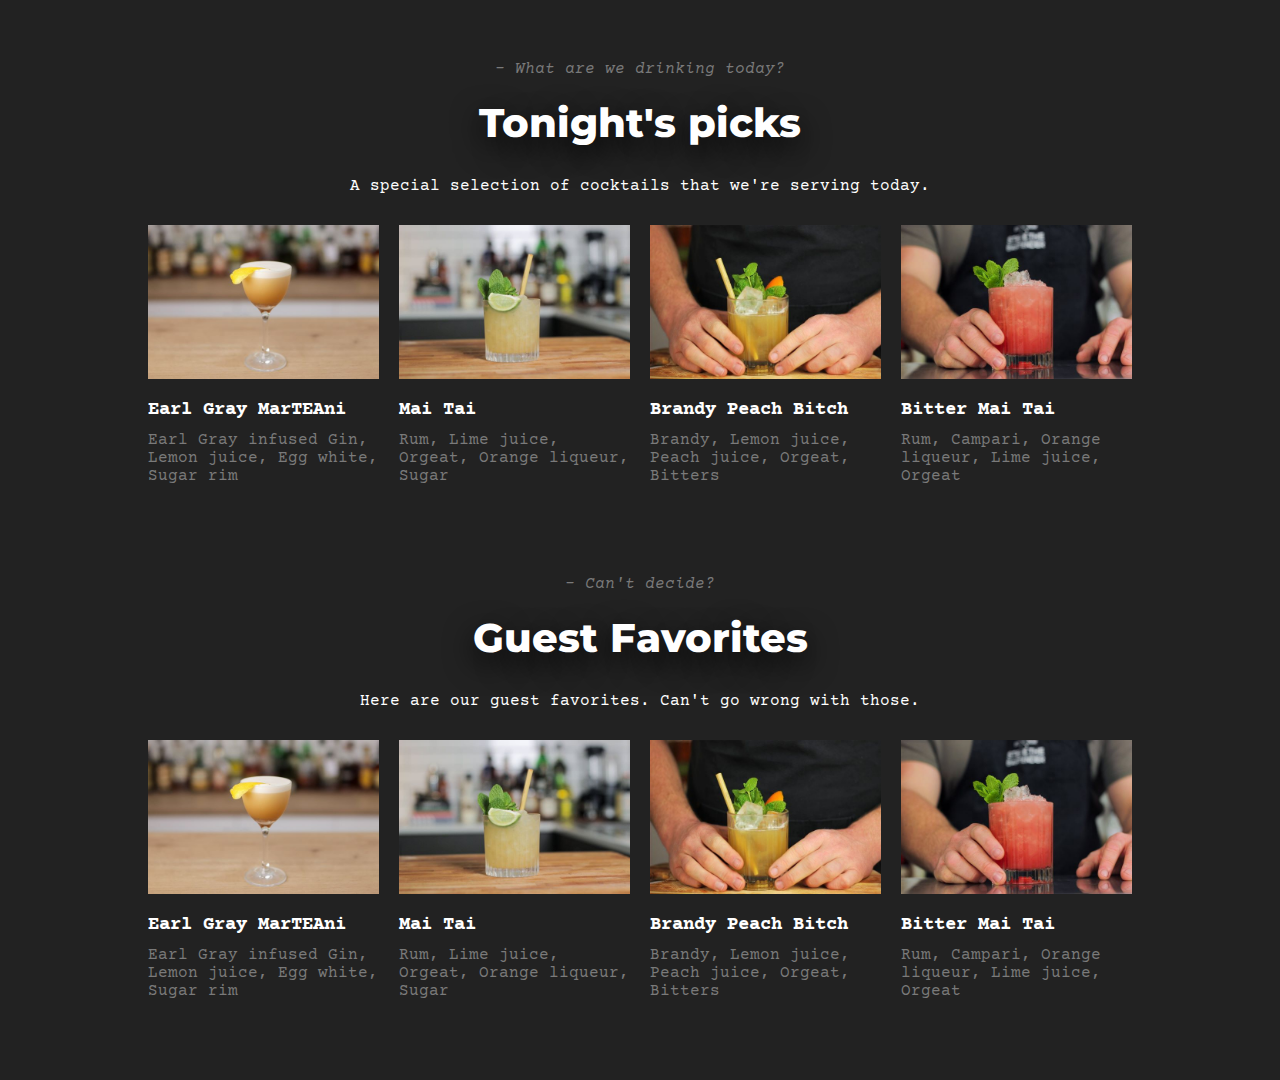
<file: modern-dark-w-images.html>
<!doctype html>

<html class="no-js" lang="en">
	<head>
		<meta charset="utf-8">
		<meta http-equiv="x-ua-compatible" content="ie=edge">
		<meta name="viewport" content="width=device-width, initial-scale=1">
    <link href="css/main.css" rel="stylesheet">
		<script defer src="js/main.js"></script>
		<script defer src="js/Tocca.min.js"></script>

		<link rel="icon" type="image/x-icon" href="favicon.ico">   

    <link rel="preconnect" href="https://fonts.googleapis.com">
    <link rel="preconnect" href="https://fonts.gstatic.com" crossorigin>
		<link href="https://fonts.googleapis.com/css2?family=Courier+Prime:ital@0;1&family=Montserrat:ital,wght@0,400;0,800;1,400&display=swap" rel="stylesheet">

		<title>Cocktail Menu</title>
		<meta name="theme-color" content="#222222">
		<meta name="description" content="Cocktail menu project. Get the code, tweak the settings, add recipies and you're good to go!">

    <style>

      /*  

          Change color settings here by changing hex codes. 
          Preview the changes by clicking on "html" in DevTools and going to ":root" in styles. 
          Replace hex-code with "0" to disable the setting (ex. to disable text-shadow-color). 

      */

      :root {
        --main-bg-color: #222;
        --main-text-color: #fff;

        /* --card-bg-color: #373737; */ 
        /* --section-bg-color: #ffffff; */

        --subdued-text-color: #7a7a7a;

        --text-shadow: 0px 10px 30px #000;
        --neon-sign-color: #c8851c;

        --heading-font: 'Montserrat', sans-serif;
        --body-font: 'Courier Prime', monospace;

        /* Quickly adjust font-size throughout the site */
        --base-font-size: 10px;

        /* Adjusts body font size */
        --body-font-size: 1.6rem;

        /*----- Some fonts have issues with line-height. Try different margin-bottoms -----*/
        --heading-margin-bottom: 3rem;
        --heading-margin-top: 2rem;
        /* --heading-font-line-height: 1.4; */
      
        /* --section-border: 3px solid #222;  */

        --card-icon-width: 20%;    
      }

    </style>
	</head> 

	<body>
		<section class="menu-slider">
			<p class="subtitle center">- What are we drinking today?</p>

      <!-- 
        Class options: 
          center - centers text
          desktop-center - centers text on desktop only
          mobile-center - centers text on mobile only
          text-shadow - adds a text shadow
          neon - adds pulsating neon sign-like effect
          neon-on-tap - enable neon sign-like effect on double-tap
      -->
			<h1 class="center text-shadow neon-on-tap">
				Tonight's picks
			</h1>

			<p class="description desktop-center">A special selection of cocktails that we're serving today.</p>

      <!-- 
        Class options: 
          vertical - switches to stacked card layout
          icons - adjusts image sizes to fit icons
          card-shadow - adds shadow to cards
          invert - inverts image color
      -->
			<div class="slider-wrapper vertical">
				<div class="card">
					<img src="img/1.jpg" class="card__image">
					<p class="card__name">Earl Gray MarTEAni</p>
					<p class="card__recipe">Earl Gray infused Gin, Lemon juice, Egg white, Sugar rim</p>
					<p class="card__formula">
            1.5 oz Infused Gin 
            0.75 oz Lemon juice
            1 Egg white
            1 oz Simple
          </p>
				</div>

				<div class="card">
					<img src="img/2.jpg" class="card__image">
					<p class="card__name">Mai Tai</p>
					<p class="card__recipe">Rum, Lime juice, Orgeat, Orange liqueur, Sugar</p>
					<p class="card__formula">
            2 oz Rum 
            1 oz Lime juice
            0.75 oz Orgeat
            0.5 oz Curacao 
            0.25 oz Simple
          </p>
				</div>

				<div class="card">
					<img src="img/3.jpg" class="card__image">
					<p class="card__name">Brandy Peach Bitch</p>
					<p class="card__recipe">Brandy, Lemon juice, Peach juice, Orgeat, Bitters</p>
					<p class="card__formula">
            1.5 oz Brandy 
            2 oz Peach juice
            1 oz Lemon juice
            0.5 oz Orgeat
            0.5 oz Amaro di Angostura 
            0.25 oz Simple
          </p>
				</div>

				<div class="card">
					<img src="img/4.jpg" class="card__image">
					<p class="card__name">Bitter Mai Tai</p>
					<p class="card__recipe">Rum, Campari, Orange liqueur, Lime juice, Orgeat</p>
          <p class="card__formula">
            1.75 oz Campari
            0.75 oz Jamaican Rum
            0.5 oz Curacao
            1 oz Lime Juice
            0.75 oz Orgeat
          </p>
				</div>
			</div>
		</section>	

		

		<section class="menu-slider">
			<p class="subtitle center">- Can't decide?</p>

			<h1 class="center text-shadow neon-on-tap">
				Guest Favorites
			</h1>

			<p class="description desktop-center">Here are our guest favorites. Can't go wrong with those.</p>

			<!-- Add the class "vertical" to the div below to switch to a stacked layout. -->
			<div class="slider-wrapper">
				<div class="card">
					<img src="img/1.jpg" class="card__image">
					<p class="card__name">Earl Gray MarTEAni</p>
					<p class="card__recipe">Earl Gray infused Gin, Lemon juice, Egg white, Sugar rim</p>
					<p class="card__formula">
            1.5 oz Infused Gin 
            0.75 oz Lemon juice
            1 Egg white
            1 oz Simple
          </p>
				</div>

				<div class="card">
					<img src="img/2.jpg" class="card__image">
					<p class="card__name">Mai Tai</p>
					<p class="card__recipe">Rum, Lime juice, Orgeat, Orange liqueur, Sugar</p>
					<p class="card__formula">
            2 oz Rum 
            1 oz Lime juice
            0.75 oz Orgeat
            0.5 oz Curacao 
            0.25 oz Simple
          </p>
				</div>

				<div class="card">
					<img src="img/3.jpg" class="card__image">
					<p class="card__name">Brandy Peach Bitch</p>
					<p class="card__recipe">Brandy, Lemon juice, Peach juice, Orgeat, Bitters</p>
					<p class="card__formula">
            1.5 oz Brandy 
            2 oz Peach juice
            1 oz Lemon juice
            0.5 oz Orgeat
            0.5 oz Amaro di Angostura 
            0.25 oz Simple
          </p>
				</div>

				<div class="card">
					<img src="img/4.jpg" class="card__image">
					<p class="card__name">Bitter Mai Tai</p>
					<p class="card__recipe">Rum, Campari, Orange liqueur, Lime juice, Orgeat</p>
          <p class="card__formula">
            1.75 oz Campari
            0.75 oz Jamaican Rum
            0.5 oz Curacao
            1 oz Lime Juice
            0.75 oz Orgeat
          </p>
          </p>
				</div>
			</div>
		</section>	

	</body> 
</html>
</file>
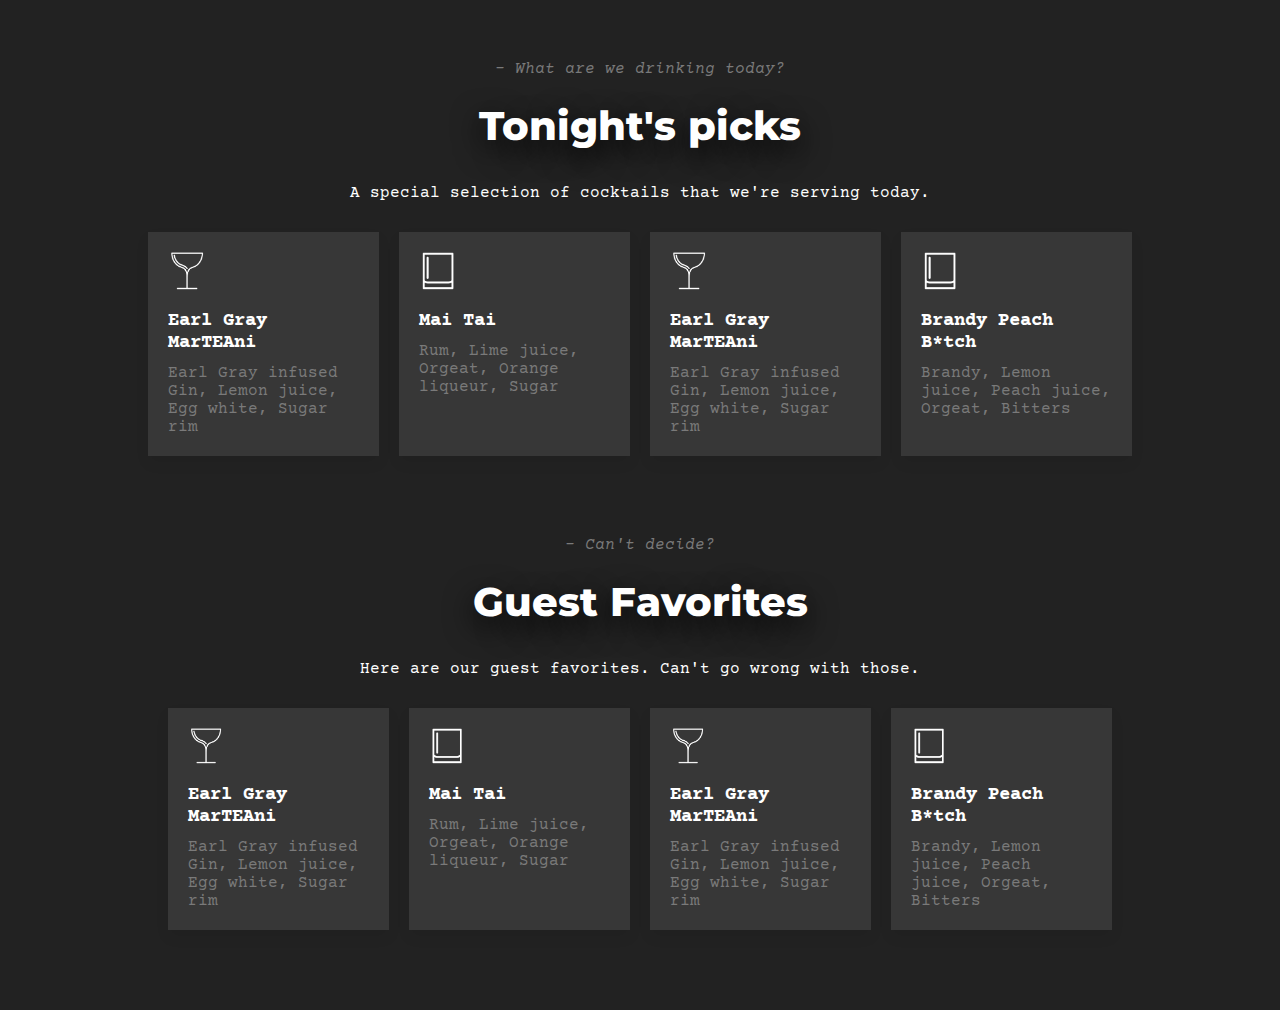
<file: modern-dark.html>
<!doctype html>

<html class="no-js" lang="en">
	<head>
		<meta charset="utf-8">
		<meta http-equiv="x-ua-compatible" content="ie=edge">
		<meta name="viewport" content="width=device-width, initial-scale=1">
    <link href="css/main.css" rel="stylesheet">
		<script defer src="js/main.js"></script>
		<script defer src="js/Tocca.min.js"></script>

		<link rel="icon" type="image/x-icon" href="favicon.ico">   

    <link rel="preconnect" href="https://fonts.googleapis.com">
    <link rel="preconnect" href="https://fonts.gstatic.com" crossorigin>
		<link href="https://fonts.googleapis.com/css2?family=Courier+Prime:ital@0;1&family=Montserrat:ital,wght@0,400;0,800;1,400&display=swap" rel="stylesheet">

		<title>Cocktail Menu</title>
		<meta name="theme-color" content="#222222">
		<meta name="description" content="Cocktail menu project. Get the code, tweak the settings, add recipies and you're good to go!">

    <style>

      /*  

          Change color settings here by changing hex codes. 
          Preview the changes by clicking on "html" in DevTools and going to ":root" in styles. 
          Replace hex-code with "0" to disable the setting (ex. to disable text-shadow-color). 

      */

      :root {
        --main-bg-color: #222;
        --main-text-color: #fff;

        --card-bg-color: #373737;
        /* --section-bg-color: #ffffff; */

        --subdued-text-color: #7a7a7a;

        --text-shadow: 0px 10px 30px #000;
        --neon-sign-color: #c8851c;

        --heading-font: 'Montserrat', sans-serif;
        --body-font: 'Courier Prime', monospace;

        /*----- Quickly adjust font-size throughout the site -----*/
        --base-font-size: 10px;

        /*----- Adjusts body font size -----*/
        --body-font-size: 1.6rem;

        /*----- Some fonts have issues with line-height. Try different margin-bottoms -----*/
        --heading-margin-bottom: 3rem;
        --heading-margin-top: 2rem;
        --heading-font-line-height: 1.4;

        /* --section-border: 3px solid #222; */

        --card-icon-width: 20%;   
      }

    </style>
	</head> 

	<body>
		<section class="menu-slider">
			<p class="subtitle center">- What are we drinking today?</p>

      <!-- 
        Class options: 
          center - centers text
          desktop-center - centers text on desktop only
          mobile-center - centers text on mobile only
          text-shadow - adds a text shadow
          neon - adds pulsating neon sign-like effect
          neon-on-tap - enable neon sign-like effect on double-tap
      -->
			<h1 class="center text-shadow neon-on-tap">
				Tonight's picks
			</h1>

			<p class="description desktop-center">A special selection of cocktails that we're serving today.</p>

      <!-- 
        Class options: 
          vertical - switches to stacked card layout
          icons - adjusts image sizes to fit icons
          card-shadow - adds shadow to cards
          invert - inverts image color
      -->
			<div class="slider-wrapper vertical icons invert card-shadow">
				<div class="card">
					<img src="img/coupe-glass.png" class="card__image">
					<p class="card__name">Earl Gray MarTEAni</p>
					<p class="card__recipe">Earl Gray infused Gin, Lemon juice, Egg white, Sugar rim</p>
					<p class="card__formula">
            1.5 oz Infused Gin 
            0.75 oz Lemon juice
            1 Egg white
            1 oz Simple
          </p>
				</div>

				<div class="card">
					<img src="img/old-fashioned-glass.png" class="card__image">
					<p class="card__name">Mai Tai</p>
					<p class="card__recipe">Rum, Lime juice, Orgeat, Orange liqueur, Sugar</p>
					<p class="card__formula">
            2 oz Rum 
            1 oz Lime juice
            0.75 oz Orgeat
            0.5 oz Curacao 
            0.25 oz Simple
          </p>
				</div>

        <div class="card">
					<img src="img/coupe-glass.png" class="card__image">
					<p class="card__name">Earl Gray MarTEAni</p>
					<p class="card__recipe">Earl Gray infused Gin, Lemon juice, Egg white, Sugar rim</p>
					<p class="card__formula">
            1.5 oz Infused Gin 
            0.75 oz Lemon juice
            1 Egg white
            1 oz Simple
          </p>
				</div>

				<div class="card">
					<img src="img/old-fashioned-glass.png" class="card__image">
					<p class="card__name">Brandy Peach B*tch</p>
					<p class="card__recipe">Brandy, Lemon juice, Peach juice, Orgeat, Bitters</p>
					<p class="card__formula">
            1.5 oz Brandy 
            2 oz Peach juice
            1 oz Lemon juice
            0.5 oz Orgeat
            0.5 oz Amaro di Angostura 
            0.25 oz Simple
          </p>
				</div>
			</div>
		</section>	

		

		<section class="menu-slider">
			<p class="subtitle center">- Can't decide?</p>

			<h1 class="center text-shadow neon-on-tap">
				Guest Favorites
			</h1>

			<p class="description desktop-center">Here are our guest favorites. Can't go wrong with those.</p>

			<!-- Add the class "vertical" to the div below to switch to a stacked layout. -->
			<div class="slider-wrapper icons invert card-shadow">
				<div class="card">
					<img src="img/coupe-glass.png" class="card__image">
					<p class="card__name">Earl Gray MarTEAni</p>
					<p class="card__recipe">Earl Gray infused Gin, Lemon juice, Egg white, Sugar rim</p>
					<p class="card__formula">
            1.5 oz Infused Gin 
            0.75 oz Lemon juice
            1 Egg white
            1 oz Simple
          </p>
				</div>

				<div class="card">
					<img src="img/old-fashioned-glass.png" class="card__image">
					<p class="card__name">Mai Tai</p>
					<p class="card__recipe">Rum, Lime juice, Orgeat, Orange liqueur, Sugar</p>
					<p class="card__formula">
            2 oz Rum 
            1 oz Lime juice
            0.75 oz Orgeat
            0.5 oz Curacao 
            0.25 oz Simple
          </p>
				</div>

        <div class="card">
					<img src="img/coupe-glass.png" class="card__image">
					<p class="card__name">Earl Gray MarTEAni</p>
					<p class="card__recipe">Earl Gray infused Gin, Lemon juice, Egg white, Sugar rim</p>
					<p class="card__formula">
            1.5 oz Infused Gin 
            0.75 oz Lemon juice
            1 Egg white
            1 oz Simple
          </p>
				</div>

				<div class="card">
					<img src="img/old-fashioned-glass.png" class="card__image">
					<p class="card__name">Brandy Peach B*tch</p>
					<p class="card__recipe">Brandy, Lemon juice, Peach juice, Orgeat, Bitters</p>
					<p class="card__formula">
            1.5 oz Brandy 
            2 oz Peach juice
            1 oz Lemon juice
            0.5 oz Orgeat
            0.5 oz Amaro di Angostura 
            0.25 oz Simple
          </p>
				</div>
			</div>
		</section>	

	</body> 
</html>
</file>
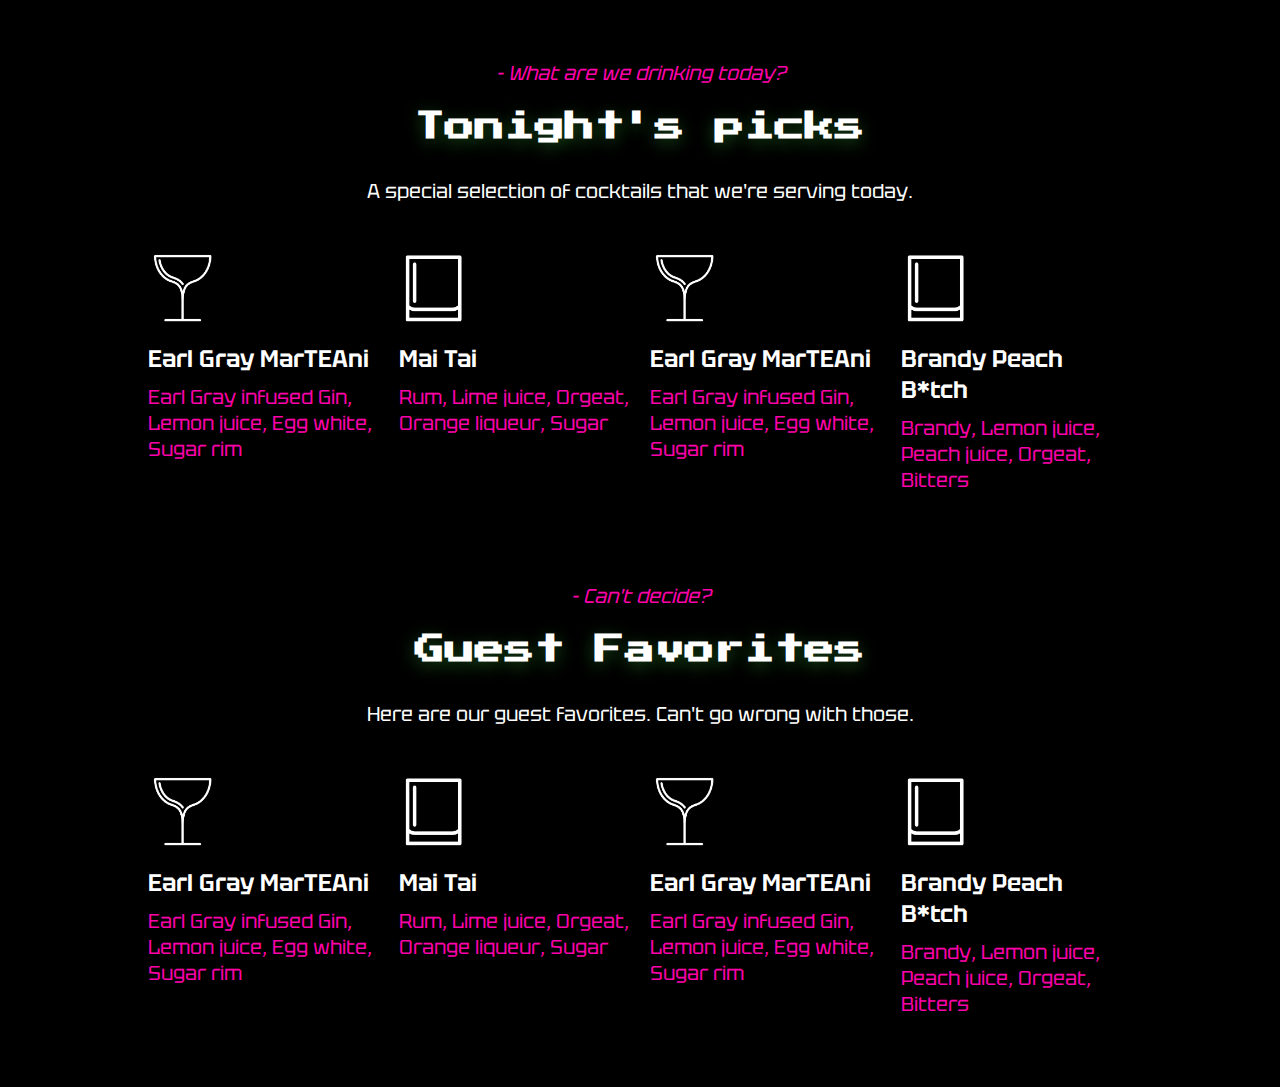
<file: neon.html>
<!doctype html>

<html class="no-js" lang="en">
	<head>
		<meta charset="utf-8">
		<meta http-equiv="x-ua-compatible" content="ie=edge">
		<meta name="viewport" content="width=device-width, initial-scale=1">
    <link href="css/main.css" rel="stylesheet">
		<script defer src="js/main.js"></script>
		<script defer src="js/Tocca.min.js"></script>

		<link rel="icon" type="image/x-icon" href="favicon.ico">   

    <link rel="preconnect" href="https://fonts.googleapis.com">
    <link rel="preconnect" href="https://fonts.gstatic.com" crossorigin>
    <link href="https://fonts.googleapis.com/css2?family=Press+Start+2P&family=Tektur:wght@400;800&display=swap" rel="stylesheet">

		<title>Cocktail Menu</title>
		<meta name="theme-color" content="#000000">
		<meta name="description" content="Cocktail menu project. Get the code, tweak the settings, add recipies and you're good to go!">

    <style>
      
      /*   
          Change color settings here by changing hex codes. 
          Preview the changes by clicking on "html" in DevTools and going to ":root" in styles. 
          Replace hex-code with "0" to disable the setting (ex. to disable text-shadow-color). 
      */
  
      :root {
        --main-bg-color: #000000;
        --main-text-color: #fff;
  
        /* --card-bg-color: #ffffff;*/
        /* --section-bg-color: #ffffff; */

        --subdued-text-color: #ff00aa;
  
        --text-shadow: 0px 4px 17px #52ff544d;
        --neon-sign-color: #ff00aa;

        --heading-font: 'Press Start 2P', cursive;
        --body-font: 'Tektur', cursive;

        /* Quickly adjust font-size throughout the site */
        --base-font-size: 10px;

        /* Adjusts body font size */
        --body-font-size: 2rem;

        /*----- Some fonts have issues with line-height. Try different margin-bottoms -----*/
        --heading-margin-bottom: 3rem;
        --heading-margin-top: 2rem;
        --heading-font-line-height: 1.4;

        /* --section-border: 3px solid #222;  */

        --card-icon-width: 30%;     
      }
  
    </style>
	</head> 

	<body>
		<section class="menu-slider">
			<p class="subtitle center">- What are we drinking today?</p>

      <!-- 
        Class options: 
          center - centers text
          desktop-center - centers text on desktop only
          mobile-center - centers text on mobile only
          text-shadow - adds a text shadow
          neon - adds pulsating neon sign-like effect
          neon-on-tap - enable neon sign-like effect on double-tap
      -->
			<h2 class="center text-shadow neon-on-load">
				Tonight's picks
			</h2>

			<p class="description center">A special selection of cocktails that we're serving today.</p>

      <!-- 
        Class options: 
          vertical - switches to stacked card layout
          icons - adjusts image sizes to fit icons
          card-shadow - adds shadow to cards
          invert - inverts image color
      -->
			<div class="slider-wrapper vertical icons invert mobile-center">
				<div class="card">
					<img src="img/coupe-glass.png" class="card__image">
					<p class="card__name">Earl Gray MarTEAni</p>
					<p class="card__recipe">Earl Gray infused Gin, Lemon juice, Egg white, Sugar rim</p>
					<p class="card__formula">
            1.5 oz Infused Gin 
            0.75 oz Lemon juice
            1 Egg white
            1 oz Simple
          </p>
				</div>

				<div class="card">
					<img src="img/old-fashioned-glass.png" class="card__image">
					<p class="card__name">Mai Tai</p>
					<p class="card__recipe">Rum, Lime juice, Orgeat, Orange liqueur, Sugar</p>
					<p class="card__formula">
            2 oz Rum 
            1 oz Lime juice
            0.75 oz Orgeat
            0.5 oz Curacao 
            0.25 oz Simple
          </p>
				</div>

        <div class="card">
					<img src="img/coupe-glass.png" class="card__image">
					<p class="card__name">Earl Gray MarTEAni</p>
					<p class="card__recipe">Earl Gray infused Gin, Lemon juice, Egg white, Sugar rim</p>
					<p class="card__formula">
            1.5 oz Infused Gin 
            0.75 oz Lemon juice
            1 Egg white
            1 oz Simple
          </p>
				</div>

				<div class="card">
					<img src="img/old-fashioned-glass.png" class="card__image">
					<p class="card__name">Brandy Peach B*tch</p>
					<p class="card__recipe">Brandy, Lemon juice, Peach juice, Orgeat, Bitters</p>
					<p class="card__formula">
            1.5 oz Brandy 
            2 oz Peach juice
            1 oz Lemon juice
            0.5 oz Orgeat
            0.5 oz Amaro di Angostura 
            0.25 oz Simple
          </p>
				</div>
			</div>
		</section>	

		

		<section class="menu-slider">
			<p class="subtitle center">- Can't decide?</p>

			<h2 class="center text-shadow neon-on-load neon-on-tap">
				Guest Favorites
			</h2>

			<p class="description center">Here are our guest favorites. Can't go wrong with those.</p>

			<!-- Add the class "vertical" to the div below to switch to a stacked layout. -->
			<div class="slider-wrapper icons invert">
				<div class="card">
					<img src="img/coupe-glass.png" class="card__image">
					<p class="card__name">Earl Gray MarTEAni</p>
					<p class="card__recipe">Earl Gray infused Gin, Lemon juice, Egg white, Sugar rim</p>
					<p class="card__formula">
            1.5 oz Infused Gin 
            0.75 oz Lemon juice
            1 Egg white
            1 oz Simple
          </p>
				</div>

				<div class="card">
					<img src="img/old-fashioned-glass.png" class="card__image">
					<p class="card__name">Mai Tai</p>
					<p class="card__recipe">Rum, Lime juice, Orgeat, Orange liqueur, Sugar</p>
					<p class="card__formula">
            2 oz Rum 
            1 oz Lime juice
            0.75 oz Orgeat
            0.5 oz Curacao 
            0.25 oz Simple
          </p>
				</div>

        <div class="card">
					<img src="img/coupe-glass.png" class="card__image">
					<p class="card__name">Earl Gray MarTEAni</p>
					<p class="card__recipe">Earl Gray infused Gin, Lemon juice, Egg white, Sugar rim</p>
					<p class="card__formula">
            1.5 oz Infused Gin 
            0.75 oz Lemon juice
            1 Egg white
            1 oz Simple
          </p>
				</div>

				<div class="card">
					<img src="img/old-fashioned-glass.png" class="card__image">
					<p class="card__name">Brandy Peach B*tch</p>
					<p class="card__recipe">Brandy, Lemon juice, Peach juice, Orgeat, Bitters</p>
					<p class="card__formula">
            1.5 oz Brandy 
            2 oz Peach juice
            1 oz Lemon juice
            0.5 oz Orgeat
            0.5 oz Amaro di Angostura 
            0.25 oz Simple
          </p>
				</div>
			</div>
		</section>	

	</body> 
</html>
</file>
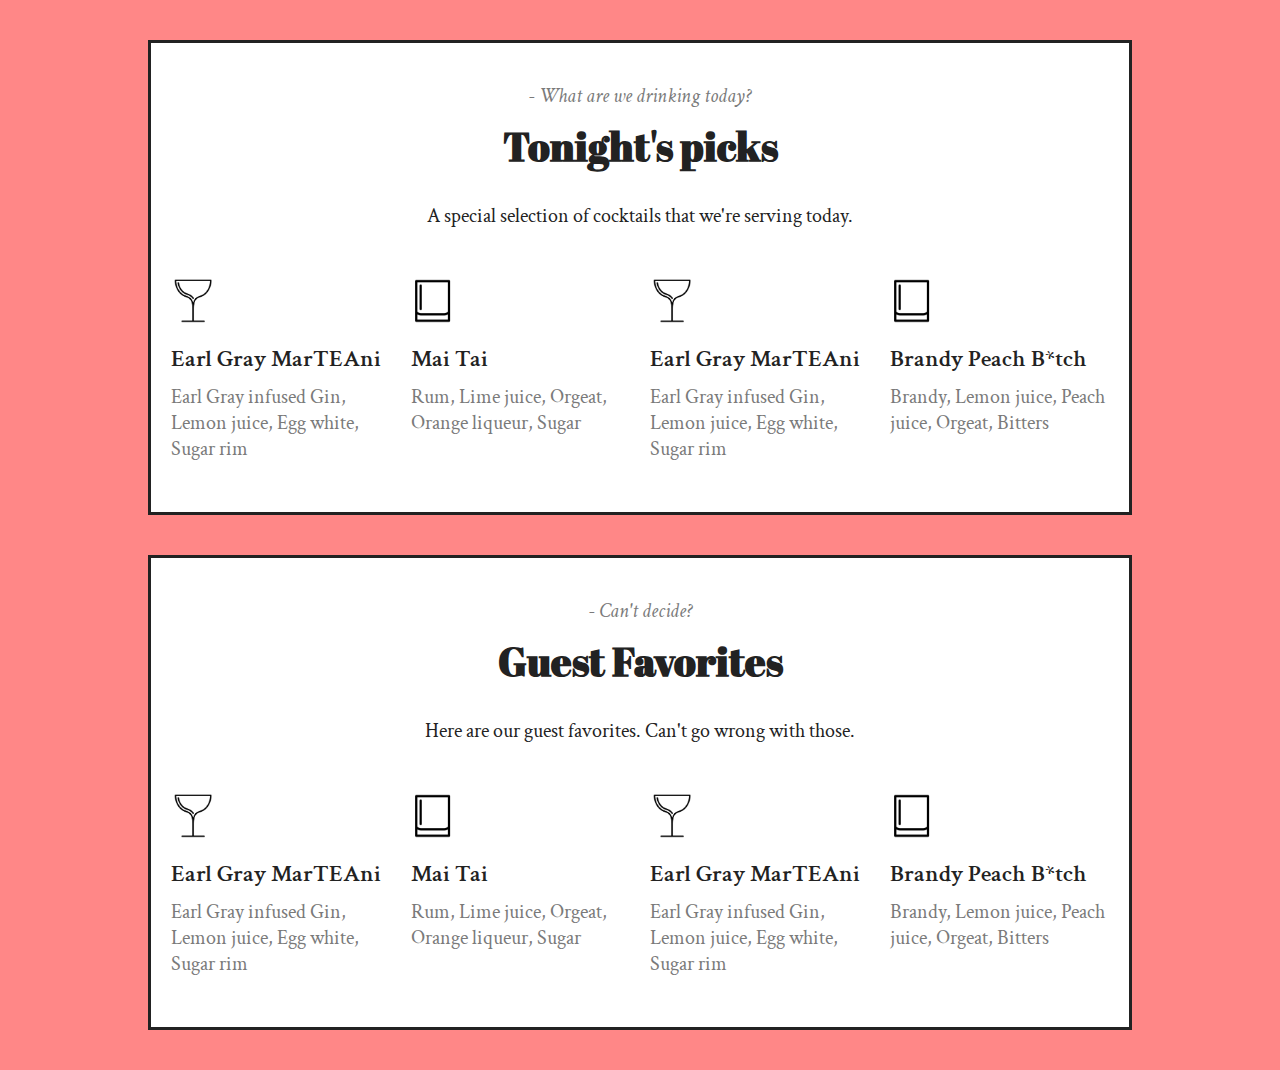
<file: old-school.html>
<!doctype html>

<html class="no-js" lang="en">
	<head>
		<meta charset="utf-8">
		<meta http-equiv="x-ua-compatible" content="ie=edge">
		<meta name="viewport" content="width=device-width, initial-scale=1">
    <link href="css/main.css" rel="stylesheet">
		<script defer src="js/main.js"></script>
		<script defer src="js/Tocca.min.js"></script>

		<link rel="icon" type="image/x-icon" href="favicon.ico">   

    <link rel="preconnect" href="https://fonts.googleapis.com">
    <link rel="preconnect" href="https://fonts.gstatic.com" crossorigin>
    <link href="https://fonts.googleapis.com/css2?family=Abril+Fatface&family=Crimson+Text:ital,wght@0,400;0,600;1,400&display=swap" rel="stylesheet">

		<title>Cocktail Manu</title>
		<meta name="theme-color" content="#ff8787">
		<meta name="description" content="Cocktail menu project. Get the code, tweak the settings, add recipies and you're good to go!">

    <style>

      /*  

          Change color settings here by changing hex codes. 
          Preview the changes by clicking on "html" in DevTools and going to ":root" in styles. 
          Replace hex-code with "0" to disable the setting (ex. to disable text-shadow-color). 

      */

      :root {
        --main-bg-color: #ff8787;
        --main-text-color: #222;  

        --card-bg-color: #ffffff;
        --section-bg-color: #ffffff;

        --subdued-text-color: #7a7a7a;

        --text-shadow: 0px 10px 30px #000;
        --neon-sign-color: #c8851c;

        --heading-font: 'Abril Fatface', cursive;
        --body-font: 'Crimson Text', serif;

        /*----- Quickly adjust font-size throughout the site -----*/
        --base-font-size: 10px;
        
        /*----- Adjusts body font size -----*/
        --body-font-size: 2rem;

        /*----- Some fonts have issues with line-height. Try different margin-bottoms -----*/
        --heading-margin-bottom: 3rem;
        /* --heading-margin-top: 2rem; */
        /* --heading-font-line-height: 1.4; */

        --section-border: 3px solid #222; 

        --card-icon-width: 20%;
      }

    </style>
	</head> 

  <!-- 
    Class options: 
      bordered - adds a border around the section
  -->
	<body class="bordered">
		<section class="menu-slider">
			<p class="subtitle center">- What are we drinking today?</p>

      <!-- 
        Class options: 
          center - centers text
          desktop-center - centers text on desktop only
          mobile-center - centers text on mobile only
          text-shadow - adds a text shadow
          neon - adds pulsating neon sign-like effect
          neon-on-tap - enable neon sign-like effect on double-tap
      -->
			<h1 class="center">
				Tonight's picks
			</h1>

			<p class="description center">A special selection of cocktails that we're serving today.</p>

      <!-- 
        Class options: 
          vertical - switches to stacked card layout
          icons - adjusts image sizes to fit icons
          card-shadow - adds shadow to cards
          invert - inverts image color
      -->
			<div class="slider-wrapper icons vertical mobile-center">
				<div class="card">
					<img src="img/coupe-glass.png" class="card__image">
					<p class="card__name">Earl Gray MarTEAni</p>
					<p class="card__recipe">Earl Gray infused Gin, Lemon juice, Egg white, Sugar rim</p>
					<p class="card__formula">
            1.5 oz Infused Gin 
            0.75 oz Lemon juice
            1 Egg white
            1 oz Simple
          </p>
				</div>

				<div class="card">
					<img src="img/old-fashioned-glass.png" class="card__image">
					<p class="card__name">Mai Tai</p>
					<p class="card__recipe">Rum, Lime juice, Orgeat, Orange liqueur, Sugar</p>
					<p class="card__formula">
            2 oz Rum 
            1 oz Lime juice
            0.75 oz Orgeat
            0.5 oz Curacao 
            0.25 oz Simple
          </p>
				</div>

        <div class="card">
					<img src="img/coupe-glass.png" class="card__image">
					<p class="card__name">Earl Gray MarTEAni</p>
					<p class="card__recipe">Earl Gray infused Gin, Lemon juice, Egg white, Sugar rim</p>
					<p class="card__formula">
            1.5 oz Infused Gin 
            0.75 oz Lemon juice
            1 Egg white
            1 oz Simple
          </p>
				</div>

				<div class="card">
					<img src="img/old-fashioned-glass.png" class="card__image">
					<p class="card__name">Brandy Peach B*tch</p>
					<p class="card__recipe">Brandy, Lemon juice, Peach juice, Orgeat, Bitters</p>
					<p class="card__formula">
            1.5 oz Brandy 
            2 oz Peach juice
            1 oz Lemon juice
            0.5 oz Orgeat
            0.5 oz Amaro di Angostura 
            0.25 oz Simple
          </p>
				</div>
			</div>
		</section>	

		

		<section class="menu-slider">
			<p class="subtitle center">- Can't decide?</p>

			<h1 class="center">
				Guest Favorites
			</h1>

			<p class="description center">Here are our guest favorites. Can't go wrong with those.</p>

			<!-- Add the class "vertical" to the div below to switch to a stacked layout. -->
			<div class="slider-wrapper icons vertical mobile-center">
        <div class="card">
					<img src="img/coupe-glass.png" class="card__image">
					<p class="card__name">Earl Gray MarTEAni</p>
					<p class="card__recipe">Earl Gray infused Gin, Lemon juice, Egg white, Sugar rim</p>
					<p class="card__formula">
            1.5 oz Infused Gin 
            0.75 oz Lemon juice
            1 Egg white
            1 oz Simple
          </p>
				</div>

				<div class="card">
					<img src="img/old-fashioned-glass.png" class="card__image">
					<p class="card__name">Mai Tai</p>
					<p class="card__recipe">Rum, Lime juice, Orgeat, Orange liqueur, Sugar</p>
					<p class="card__formula">
            2 oz Rum 
            1 oz Lime juice
            0.75 oz Orgeat
            0.5 oz Curacao 
            0.25 oz Simple
          </p>
				</div>

        <div class="card">
					<img src="img/coupe-glass.png" class="card__image">
					<p class="card__name">Earl Gray MarTEAni</p>
					<p class="card__recipe">Earl Gray infused Gin, Lemon juice, Egg white, Sugar rim</p>
					<p class="card__formula">
            1.5 oz Infused Gin 
            0.75 oz Lemon juice
            1 Egg white
            1 oz Simple
          </p>
				</div>

				<div class="card">
					<img src="img/old-fashioned-glass.png" class="card__image">
					<p class="card__name">Brandy Peach B*tch</p>
					<p class="card__recipe">Brandy, Lemon juice, Peach juice, Orgeat, Bitters</p>
					<p class="card__formula">
            1.5 oz Brandy 
            2 oz Peach juice
            1 oz Lemon juice
            0.5 oz Orgeat
            0.5 oz Amaro di Angostura 
            0.25 oz Simple
          </p>
				</div>
			</div>
		</section>	

	</body> 
</html>
</file>
<file: css/main.css>
@media screen and (max-width: 740px) {
		.hidden-phone {
			display: none !important;
		}
	}
	
	@media screen and (min-width: 741px) and (max-width: 999px) {
		.hidden-tablet {
			display: none !important;
		}
	}
	
	@media screen and (min-width: 741px) {
		.hidden-tablet-and-up {
			display: none !important;
		}
	} 
	
	@media screen and (max-width: 999px) {
		.hidden-pocket {
			display: none !important;
		}
	}
	
	@media screen and (min-width: 1000px) and (max-width: 1199px) {
		.hidden-lap {
			display: none !important;
		}
	}
	
	@media screen and (min-width: 1000px) {
		.hidden-lap-and-up {
			display: none !important;
		}
	}
	
	@media screen and (min-width: 1200px) {
		.hidden-desk {
			display: none !important;
		}
	}
	
	@media screen and (min-width: 1400px) {
		.hidden-wide {
			display: none !important;
		}
	}
	
	@media screen and (pointer: fine) {
		.hidden-no-touch {
			display: none !important;
		}
	}
	
	@media not screen and (pointer: fine) {
		.hidden-touch {
			display: none !important;
		}
	}


	.hide {
		display: none !important;
	}

  .center {
    text-align: center;
    margin-inline: auto;
    justify-content: center;
  }

  .center .card__image {
    margin-inline: auto;
  }

  .image-center .card__image {
    margin-inline: auto;
  }
  
  @media screen and (min-width: 1024px) {
    .desktop-center {
      text-align: center;
      margin-inline: auto;
      justify-content: center;
    }

    .desktop-center .card__image {
      margin-inline: auto;
    }
  }

  @media screen and (max-width: 1024px) {
    .mobile-center {
      text-align: center;
      margin-inline: auto;
      justify-content: center;
    }

    .mobile-center .card__image {
      margin-inline: auto;
    }
  }

/*! minireset.css v0.0.6 | MIT License | github.com/jgthms/minireset.css */
html,body,p,ol,ul,li,dl,dt,dd,blockquote,figure,fieldset,legend,textarea,pre,iframe,hr,h1,h2,h3,h4,h5,h6{margin:0;padding:0}h1,h2,h3,h4,h5,h6{font-size:100%;font-weight:normal}ul{list-style:none}button,input,select{margin:0}html{box-sizing:border-box}*,*::before,*::after{box-sizing:inherit}img,video{height:auto;max-width:100%}iframe{border:0}table{border-collapse:collapse;border-spacing:0}td,th{padding:0}




html {
	font-size: var(--base-font-size);	
	color: var(--main-text-color);
	background-color: var(--main-bg-color);
  scroll-behavior: smooth;
}

::-webkit-scrollbar {
	height: 5px;
	width: 5px;
	background: var(--main-bg-color);
}

::-webkit-scrollbar-thumb {
	background: var(--subdued-text-color);
}

::selection {
	background: var(--main-text-color);
	color: var(--main-bg-color);
  text-shadow: none;
}

h1,h2,h3,h4,h5,h6 {
	font-family: var(--heading-font);
	margin-bottom: var(--heading-margin-bottom);
  margin-top: var(--heading-margin-top);
	font-weight: 800;

  user-select: none;
  -webkit-user-select: none;

  line-height: var(--heading-font-line-height);
}

h1 {
	font-size: 4rem;
}

h2 {
	font-size: 3rem;
}

h3 {
	font-size: 2.5rem;
}

body {
	font-size: var(--body-font-size);
	font-family: var(--body-font);
	max-width: 1024px;
	margin: 0 auto;
}

p {
	margin-bottom: 1rem;
}

.body-enlarge {
  font-size: calc(var(--body-font-size) * 1.3);
}

.subtitle {
	color: var(--subdued-text-color);
	font-style: italic;
}

section {
	padding: 4rem 2rem;
  background: var(--section-bg-color);
}

section:first-child {
	padding-top: 6rem;
}

section:last-child {
	padding-bottom: 6rem;
}


/* Bordered */
.bordered section {
  border: var(--section-border);
  margin: 4rem 2rem;
}

.bordered section:first-child {
	padding-top: 4rem;
}

.bordered section:last-child {
	padding-bottom: 4rem;
}




.description {
	margin-bottom: 5rem;
}


/* @media screen and (min-width: 1024px) {
  .description {
    margin-bottom: 4rem;
  }
} */

.text-shadow {
	text-shadow: var(--text-shadow);
}




/* Template navigation */

.template-navigation {
  margin-top: 5rem;
}

.template-navigation li {
  margin-bottom: 2.5rem;
}

.template-navigation a {
  color: var(--main-text-color);
  text-underline-offset: 5px;
}



/* Vertical */

.slider-wrapper.vertical {
	display: grid;
}

.slider-wrapper.vertical .card {
	width: 100%;
}




/* Horizontal */

.slider-wrapper {
	display: flex;
	overflow: auto;
	scroll-snap-type: x mandatory;
	gap: 2rem;
	padding-bottom: 1rem;
	row-gap: 4rem;
}

.slider-wrapper .card {
	scroll-snap-align: start;

	display: flex;
	flex-direction: column;
	width: 250px;
	min-width: 250px;

  background: var(--card-bg-color);
}

.slider-wrapper .card p {
  white-space: pre-line;
}

.card__name {
	font-size: calc(var(--body-font-size) * 1.2);
	font-weight: 600;
}

.card__image {
	margin-bottom: 2rem;
}

.card__recipe {
  color: var(--subdued-text-color);
  user-select: none;
  -webkit-user-select: none;
}

.card__formula {
	display: none;
}

.card__formula.show {
	display: block;
}



@media screen and (min-width: 600px) and (max-width: 1024px) {
	.slider-wrapper.vertical {
		grid-template-columns: 1fr 1fr;
		overflow: hidden;
	}

	.slider-wrapper.vertical .card {
		width: auto;
    min-width: unset;
	}
}

@media screen and (min-width: 1024px) {
	.slider-wrapper {
		display: grid;
		grid-template-columns: 1fr 1fr 1fr 1fr;
		overflow: hidden;
	}

	.slider-wrapper .card {
		width: auto;
    min-width: unset;
	}
}


/* Icons */

.icons .card__image {
	width: var(--card-icon-width);
}



/* Invert */

.invert .card__image {
  filter: invert(1);
}



/* Card shadow */

.card-shadow.slider-wrapper {
  padding: 2rem;
  margin: -2rem;
  margin-top: -4rem !important;
  row-gap: 2rem;
}

.slider-wrapper:not(.icons) {
  margin-top: -2rem !important;
}

.card-shadow.slider-wrapper:not(.vertical) {
  margin: 0;
}

.card-shadow.slider-wrapper .card {
  box-shadow: 5px 5px 15px #0000000f;
  padding: 2rem;
}

.card-shadow.slider-wrapper.vertical .card {
  box-shadow: 0px 7px 14px #0000000f;
}

@media screen and (min-width: 1024px) {
  .card-shadow.slider-wrapper .card {
    box-shadow: 0px 7px 14px #0000000f;
  }
}

.slider-wrapper .card__recipe {
  margin-bottom: 0;
}



/* Neon */

.neon {
  animation: pulsate 2s infinite alternate; 
  color: #fff;
}

@keyframes pulsate {
  100% {
    /* Larger blur radius */
    text-shadow:
      0 0 4px #fff,
      0 0 11px #fff,
      /* 0 0 19px #fff, */
      0 0 40px var(--neon-sign-color),
      0 0 80px var(--neon-sign-color),
      0 0 90px var(--neon-sign-color);
      /* 0 0 100px var(--neon-sign-color),
      0 0 150px var(--neon-sign-color); */
  }
  0% {
    /* Smaller blur radius */
    text-shadow:
      0 0 2px #fff,
      0 0 4px #fff,
      /* 0 0 6px #fff, */
      0 0 10px var(--neon-sign-color),
      0 0 45px var(--neon-sign-color),
      0 0 55px var(--neon-sign-color);
      /* 0 0 70px var(--neon-sign-color),
      0 0 80px var(--neon-sign-color); */
  }
}
</file>
